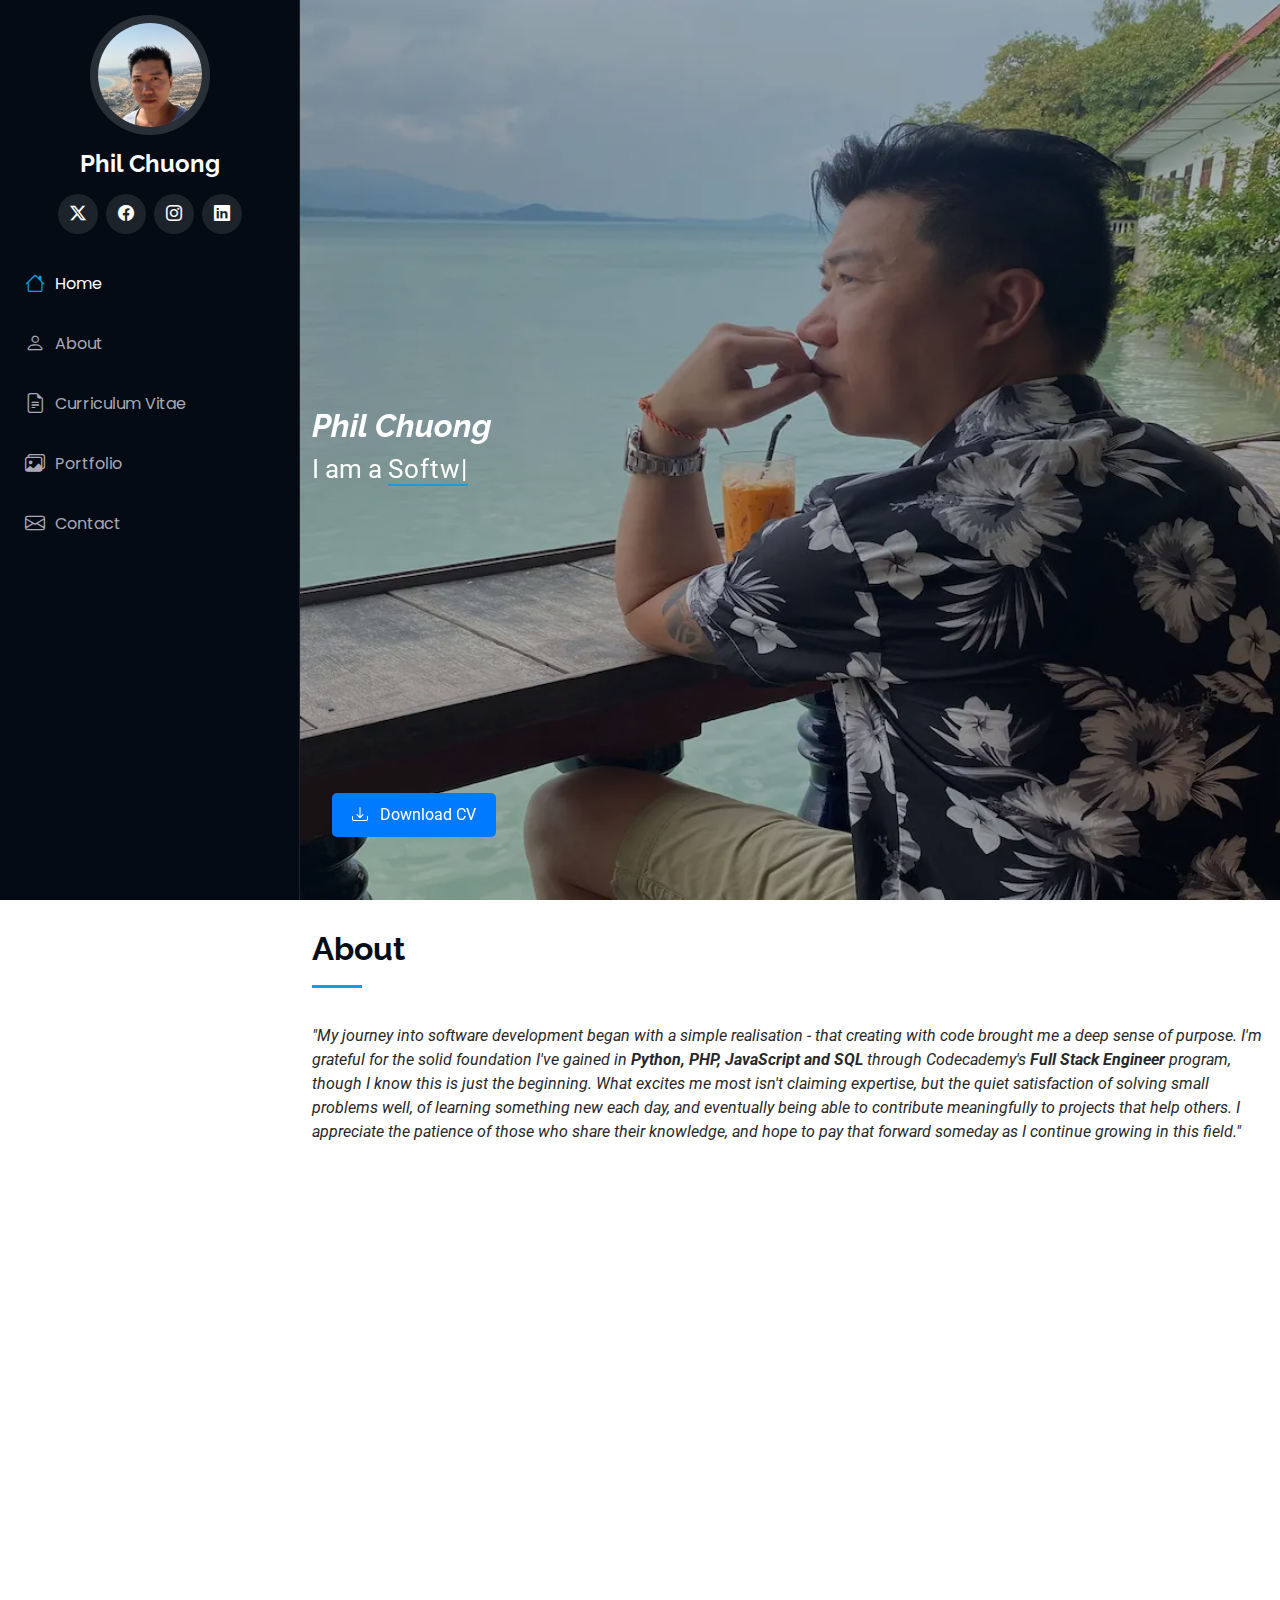
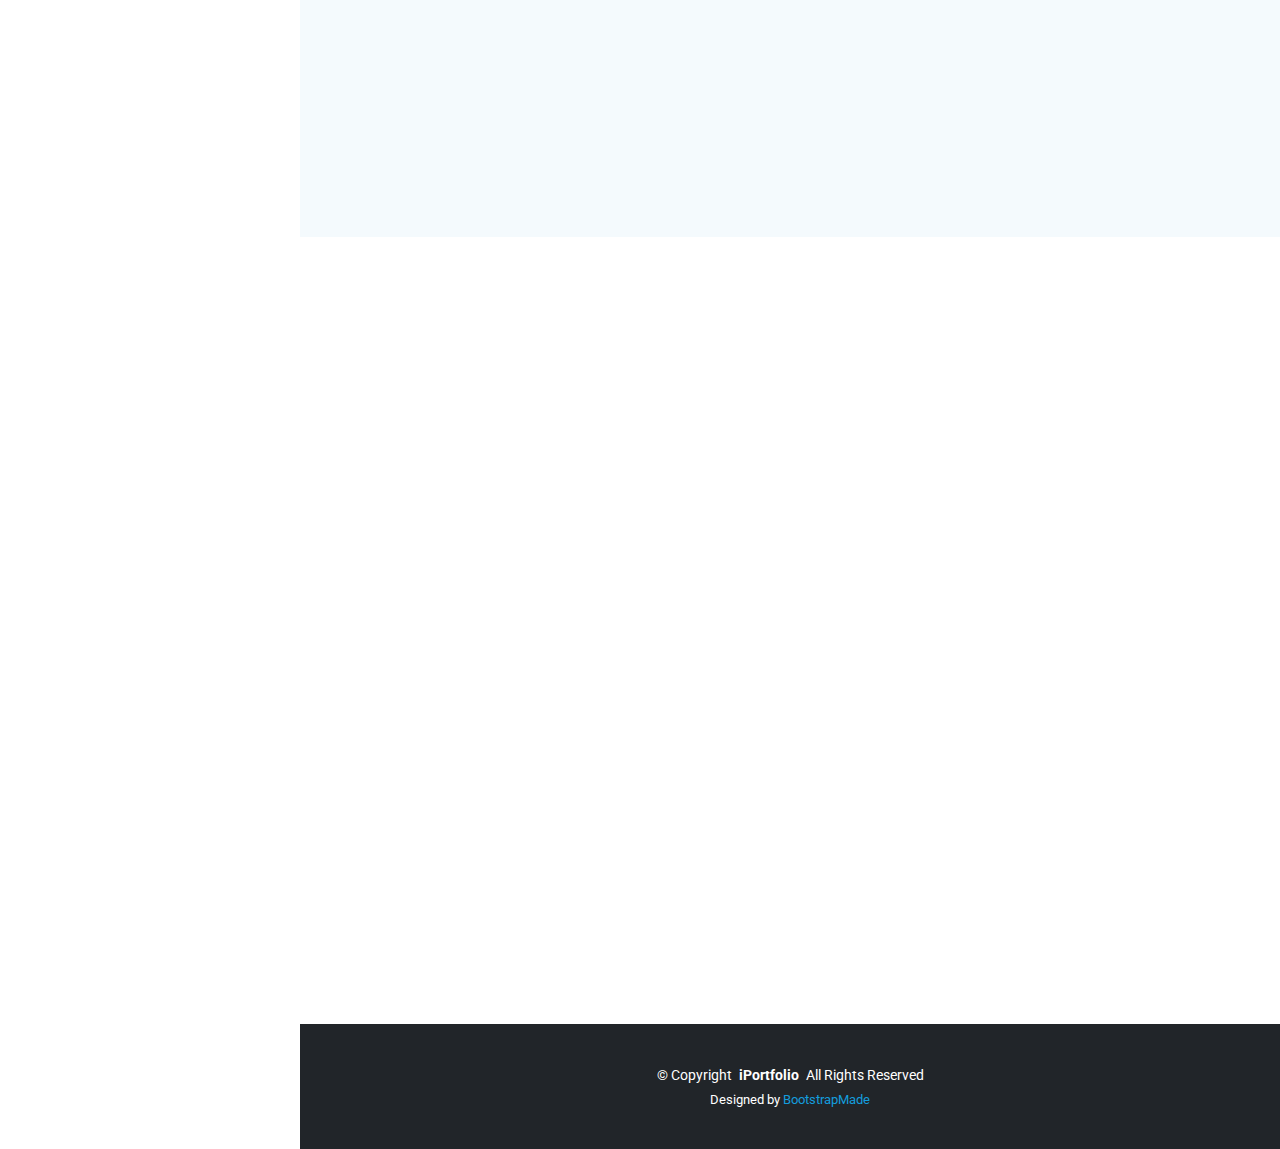
<file: index.html>
<!DOCTYPE html>
<html lang="en">

<head>
  <meta charset="utf-8">
  <meta content="width=device-width, initial-scale=1.0" name="viewport">
  <title>Personal portfolio - Phil Chuong</title>
  <meta content="Phil Chuong" name="description">
  <meta content="Phil Chuong" name="keywords">

  <!-- Favicons -->
  <link href="assets/img/favicon-32x32.png" rel="icon">
  <link href="assets/img/apple-touch-icon.png" rel="apple-touch-icon">
  <link rel="preload" as="image" href="assets/img/Thailand-2.webp" type="image/webp">

  <!-- Preconnect to Google Fonts -->
  <link rel="preconnect" href="https://fonts.googleapis.com">
  <link rel="preconnect" href="https://fonts.gstatic.com" crossorigin>

  <!-- Load Google Fonts asynchronously -->
  <link rel="stylesheet" href="https://fonts.googleapis.com/css2?family=Roboto&family=Poppins&family=Raleway&display=swap" media="print" onload="this.media='all'">
  <noscript>
    <link rel="stylesheet" href="https://fonts.googleapis.com/css2?family=Roboto&family=Poppins&family=Raleway&display=swap">
  </noscript>


  <!-- Vendor CSS Files -->
  <link href="assets/vendor/bootstrap/css/bootstrap.min.css" rel="stylesheet">
  
  <link href="assets/vendor/bootstrap-icons/bootstrap-icons.css" rel="stylesheet" media="print" onload="this.media='all'">
  <link href="assets/vendor/aos/aos.css" rel="stylesheet" media="print" onload="this.media='all'">
  <link href="assets/vendor/glightbox/css/glightbox.min.css" rel="stylesheet" media="print" onload="this.media='all'">
  <link href="assets/vendor/swiper/swiper-bundle.min.css" rel="stylesheet" media="print" onload="this.media='all'">

  <!-- Main CSS File -->
  <link href="assets/css/main.css" rel="stylesheet">

</head>

<body class="index-page">

  <header id="header" class="header dark-background d-flex flex-column">
    <i class="header-toggle d-xl-none bi bi-list"></i>

    <div class="profile-img">
      <img src="assets/img/Agadir.webp" alt="Phil Chuong profile photo" class="img-fluid rounded-circle" type="image/webp" width="300" height="300" loading="eager" fetchpriority="low">
    </div>

    <a href="index.html" class="logo d-flex align-items-center justify-content-center">
      <h1 class="sitename">Phil Chuong</h1>
    </a>

    <div class="social-links text-center">
      <a href="https://x.com/philchuong?s=11" target="_blank" class="twitter"><i class="bi bi-twitter-x" aria-label="Follow me on X"></i></a>
      <a href="https://www.facebook.com/share/18oZgPtVEM/?mibextid=wwXIfr" target="_blank" class="facebook"><i class="bi bi-facebook" aria-label="Follow me on Facebook"></i></a>
      <a href="https://www.instagram.com/phi_80?igsh=MTRnN2VjMmZuMTdlZQ%3D%3D&utm_source=qr" target="_blank" class="instagram"><i class="bi bi-instagram" aria-label="Follow me on Instagram"></i></a>
      <a href="https://www.linkedin.com/in/phil-chuong/" target="_blank" class="linkedin"><i class="bi bi-linkedin" aria-label="Follow me on Linledin"></i></a>
    </div>

    <nav id="navmenu" class="navmenu">
      <ul>
        <li><a href="#hero" class="active"><i class="bi bi-house navicon"></i>Home</a></li>
        <li><a href="#about"><i class="bi bi-person navicon"></i> About</a></li>
        <li><a href="#curriculumVitae"><i class="bi bi-file-earmark-text navicon"></i> Curriculum Vitae</a></li>
        <li><a href="#portfolio"><i class="bi bi-images navicon"></i> Portfolio</a></li>
        <li><a href="#contact"><i class="bi bi-envelope navicon"></i> Contact</a></li>
      </ul>
    </nav>

  </header>

  <main class="main">

    <!-- Hero Section -->
    <section id="hero" class="hero section dark-background">
      <picture>
        <!-- Serve smaller images for mobile, larger for desktop -->
        <source srcset="assets/img/Thailand-2-small.webp" media="(max-width: 600px)" type="image/webp">
        <source srcset="assets/img/Thailand-2-medium.webp" media="(max-width: 1024px)" type="image/webp">
        <img src="assets/img/Thailand-2.webp" width="800" height="600" alt="Phil Chuong in Thailand" loading="lazy">
      </picture>

      <div class="container">
        <h2><i>Phil Chuong</i></h2>
        <p>I am a <span class="typed" data-typed-items="Software Developer"></span></p>

        <div class="container mt-1">
          <a href="Phil-Chuong.pdf" download="Phil-Chuong.pdf" class="btn btn-primary btn-lg download-cv-button">
            <i class="bi bi-download me-2"></i> Download CV
          </a>
        </div>
      </div>
    </section>
    <!-- /Hero Section -->

    <!-- About Section -->
    <section id="about" class="about section">

      <!-- Section Title -->
      <div class="container section-title">
        <h2>About</h2>
        <p class="fst-italic py-3">
          "My journey into software development began with a simple realisation - that creating with code brought me a deep sense of purpose. I'm grateful for the solid foundation I've gained in <strong>Python, PHP, JavaScript and SQL</strong> through Codecademy's <strong>Full Stack Engineer</strong> program, though I know this is just the beginning. What excites me most isn't claiming expertise, but the quiet satisfaction of solving small problems well, of learning something new each day, and eventually being able to contribute meaningfully to projects that help others. I appreciate the patience of those who share their knowledge, and hope to pay that forward someday as I continue growing in this field."
        </p>
      </div><!-- End Section Title -->

      <div class="container" data-aos="fade-up" data-aos-delay="100">

        <div class="row gy-4 justify-content-center">
          <div class="col-lg-4">
            <img src="assets/img/Agadir-2.webp" loading="lazy" width="800" height="600" class="img-fluid" type="image/webp" alt="Phil Chuong in Thailand">
          </div>
          <div class="col-lg-8 content">
            <h2>Full-Stack Web Developer &amp; UI/UX Designer.</h2>
            <p class="fst-italic py-3">
              "With a foundation in full-stack development (Python, PHP, JavaScript) and UI/UX principles, I enjoy bridging the gap between functionality and human experience. My approach is shaped by continuous learning and collaboration – whether refining code for better performance or iterating on designs for clearer user journeys. While I’m proud of the skills I’ve gained through Codecademy’s program, what excites me most is the opportunity to contribute to meaningful projects while growing alongside more experienced developers."
            </p>
          </div>
        </div>

      </div>

    </section><!-- /About Section -->

    <!-- Stats Section -->
    <section id="techs" class="stats section">
      <div class="container" data-aos="fade-up" data-aos-delay="100">

        <div class="container section-title" data-aos="fade-up">
          <h2>Technical Proficiencies <h3>(Currently Expanding)</h3></h2>
          <p>
            Languages and frameworks I'm actively developing expertise in:</p>
        </div>

        <div class="techs-grid">
          <div class="techs-item">
            <img src="Icons/icons8-html-96.png" alt="HTML" loading="lazy" width="96" height="96" />
          </div>
          <div class="techs-item">
            <img src="Icons/icons8-css-96.png" alt="CSS" loading="lazy" width="96" height="96" />
          </div>
          <div class="techs-item">
            <img src="Icons/icons8-js-96.png" alt="JavaScript" loading="lazy" width="96" height="96" />
          </div>
          <div class="techs-item">
            <img src="Icons/icons8-react-80.png" alt="React.js" loading="lazy" width="96" height="96" />
          </div>
          <div class="techs-item">
            <img src="Icons/icons8-bootstrap-96.png" alt="BootStrap" loading="lazy" width="96" height="96" />
          </div>
          <div class="techs-item">
            <img src="Icons/icons8-jquery-96.png" alt="JQuery" loading="lazy" width="96" height="96" />
          </div>
          <div class="techs-item">
            <img src="Icons/icons8-node-js-96.png" alt="Node.js" loading="lazy" width="96" height="96" />
          </div>
          <div class="techs-item">
            <img src="Icons/icons8-express-js-80.png" alt="Express.js" loading="lazy" width="96" height="96" />
          </div>
          <div class="techs-item">
            <img src="Icons/icons8-python-96.png" alt="Python" loading="lazy" width="96" height="96" />
          </div>
          <div class="techs-item">
            <img src="Icons/icons8-postgresql-96.png" alt="PostgreSQL" loading="lazy" width="96" height="96" />
          </div>
          <div class="techs-item">
            <img src="Icons/icons8-php-80.png" alt="PHP" loading="lazy" width="96" height="96" />
          </div>
          <div class="techs-item">
            <img src="Icons/icons8-github-96 (1).png" alt="Git-Hub" loading="lazy" width="96" height="96" />
          </div>
        </div>
      </div>
    </section><!-- /techs Section -->

    <!-- Skills Section -->
    <!-- <section id="skills" class="skills section light-background">

      <div class="container section-title" data-aos="fade-up">
        <h2>Technical Skills</h2>
        <p>Core competencies with demonstrated proficiency across key technologies</p>
      </div>

      <div class="container" data-aos="fade-up" data-aos-delay="100">

        <div class="row skills-content skills-animation">

          <div class="col-lg-6">
            
            <div class="progress">
              <span class="skill">
                <span id="html-skill-label">HTML</span>
                <i class="val">95%</i>
              </span>
              <div class="progress-bar-wrap">
                <div class="progress-bar" role="progressbar" 
                     aria-valuenow="95" aria-valuemin="0" aria-valuemax="100"
                     aria-labelledby="html-skill-label"
                     aria-describedby="html-skill-percentage"></div>
              </div>
              <span id="html-skill-percentage" class="visually-hidden">95 percent</span>
            </div>

            <div class="progress">
              <span class="skill">
                <span id="css-skill-label">CSS</span>
                <i class="val">85%</i>
              </span>
              <div class="progress-bar-wrap">
                <div class="progress-bar" role="progressbar" 
                     aria-valuenow="85" aria-valuemin="0" aria-valuemax="100"
                     aria-labelledby="css-skill-label"
                     aria-describedby="css-skill-percentage"></div>
              </div>
              <span id="css-skill-percentage" class="visually-hidden">85 percent</span>
            </div>

            <div class="progress">
              <span class="skill">
                <span id="javascript-skill-label">JavaScript</span>
                <i class="val">85%</i>
              </span>
              <div class="progress-bar-wrap">
                <div class="progress-bar" role="progressbar" 
                     aria-valuenow="85" aria-valuemin="0" aria-valuemax="100"
                     aria-labelledby="javascript-skill-label"
                     aria-describedby="javascript-skill-percentage"></div>
              </div>
              <span id="javascript-skill-percentage" class="visually-hidden">85 percent</span>
            </div>
          </div>

          <div class="col-lg-6">
            
            <div class="progress">
              <span class="skill">
                <span id="php-skill-label">PHP</span>
                <i class="val">80%</i>
              </span>
              <div class="progress-bar-wrap">
                <div class="progress-bar" role="progressbar" 
                     aria-valuenow="80" aria-valuemin="0" aria-valuemax="100"
                     aria-labelledby="php-skill-label"
                     aria-describedby="php-skill-percentage"></div>
              </div>
              <span id="php-skill-percentage" class="visually-hidden">80 percent</span>
            </div>

            <div class="progress">
              <span class="skill">
                <span id="python-skill-label">Python</span>
                <i class="val">80%</i>
              </span>
              <div class="progress-bar-wrap">
                <div class="progress-bar" role="progressbar" 
                     aria-valuenow="80" aria-valuemin="0" aria-valuemax="100"
                     aria-labelledby="python-skill-label"
                     aria-describedby="python-skill-percentage"></div>
              </div>
              <span id="python-skill-percentage" class="visually-hidden">80 percent</span>
            </div>

            <div class="progress">
              <span class="skill">
                <span id="mysql-skill-label">MySQL</span>
                <i class="val">85%</i>
              </span>
              <div class="progress-bar-wrap">
                <div class="progress-bar" role="progressbar" 
                     aria-valuenow="85" aria-valuemin="0" aria-valuemax="100"
                     aria-labelledby="mysql-skill-label"
                     aria-describedby="mysql-skill-percentage"></div>
              </div>
              <span id="mysql-skill-percentage" class="visually-hidden">85 percent</span>
            </div>

            <div class="progress">
              <span class="skill">
                <span id="github-skill-label">GitHub</span>
                <i class="val">80%</i>
              </span>
              <div class="progress-bar-wrap">
                <div class="progress-bar" role="progressbar" 
                     aria-valuenow="80" aria-valuemin="0" aria-valuemax="100"
                     aria-labelledby="github-skill-label"
                     aria-describedby="github-skill-percentage"></div>
              </div>
              <span id="github-skill-percentage" class="visually-hidden">80 percent</span>
            </div>
          </div>

        </div>

      </div>

    </section> -->
    <!-- /Skills Section -->

    <!-- Resume Section -->
    <section id="curriculumVitae" class="curriculumVitae section">

      <!-- Section Title -->
      <div class="container section-title" data-aos="fade-up">
        <h2>Curriculum Vitae</h2>
      </div>
      <!-- End Section Title -->

      <div class="container">

        <div class="row">

          <div class="col-lg-6" data-aos="fade-up" data-aos-delay="100">
            <h3 class="curriculumVitae-title">Summary</h3>
            
            <div class="curriculumVitae-item pb-0">
              <h4>Phil Chuong</h4>
              <p><em>Former retail professional transitioning to tech through Codecademy's Full-Stack program. Passionate about building web solutions that solve real problems, with strong foundations in JavaScript, Python and database design.</em></p>
              <!--<ul>
                <li>London, UK</li>
                <li>Phone number</li>
                <li>Email</li>
              </ul> -->
            </div><!-- Edn Curriculum Vitae Item -->

            <h3 class="curriculumVitae-title">Education</h3>
            <div class="curriculumVitae-item">
              <h4>Full Stack Development</h4>
              <h5>2023 - 2025</h5>
              <p><em>Codecademy</em></p>
              <p>
                Completed Codecademy's immersive Full-Stack Engineering program with Professional certifications, gaining proficiency in:
                <br><strong>Front-end</strong> (HTML5, CSS3, JavaScript, React, jQuery, Bootstrap), 
                <br><strong>Back-end</strong> (Node.js, Express.js, Python, PHP), and 
                <br><strong>Databases</strong> (SQL, PostgreSQL). 
                Built full-cycle projects using Git/GitHub for version control, from responsive UI design to RESTful API development and database integration.              </p>
            </div><!-- Edn Curriculum Vitae Item -->

          </div>

          <div class="col-lg-6" data-aos="fade-up" data-aos-delay="200">
            <h3 class="curriculumVitae-title">Employment History</h3>
            <div class="curriculumVitae-item">
              <h4>Express Vending Ltd</h4>
              <h5>2019 - 2022</h5>
              <p><em>Hemel Hempstead, UK</em></p>
              <p>Field Merchandiser</p>
              <ul>
                <li>Managed stock levels and merchandising for express hubs and vending machines</li>
                <li>designing planogram layout for maximising sales opportunity</li>
                <li>Target sales KPIs while minimizing waste.</li>
                <li>Service and maintain vending machines and company vehicles.</li>
              </ul>
            </div><!-- Edn Curriculum Vitae Item -->

            <div class="curriculumVitae-item">
              <h4>Sainsbury's Local</h4>
              <h5>2015 - 2019</h5>
              <p><em>Barnet, UK</em></p>
              <p>Customer Trading Manager</p>
              <ul>
                <li>Managed store operations, team performance, and compliance with KPIs.</li>
                <li>Controlled inventory, payroll, and staff schedules using the Kronos system.</li>
                <li>Trained and mentored team members while ensuring excellent customer service.</li>
              </ul>
            </div>
            <!-- Edn Curriculum Vitae Item -->

          </div>

        </div>

      </div>

    </section><!-- /CurriculumVitae Section -->

    <!-- Portfolio Section -->
    <section id="portfolio" class="portfolio section light-background">

      <!-- Section Title -->
      <div class="container section-title" data-aos="fade-up">
        <h2>Portfolio</h2>
        <p>
          This collection showcases my full-stack capabilities across JavaScript (React, Node.js), Python, and PHP projects. Each application highlights different aspects of modern development - responsive front-ends with Bootstrap, RESTful API design, SQL database integration, and deployment workflows. I've included both Codecademy-guided projects and personal explorations to demonstrate my growing expertise.
        </p>
      </div><!-- End Section Title -->

      <div class="container">

        <div class="isotope-layout" data-default-filter="*" data-layout="masonry" data-sort="original-order">

          <div class="row gy-4 isotope-container" data-aos="fade-up" data-aos-delay="200">

            <div class="col-lg-4 col-md-6 portfolio-item isotope-item filter-Project">
              <div class="portfolio-content">
                <img src="assets/img/portfolio/company-directory/home.webp" class="img-fluid" type="image/webp" alt="Company Directory" width="500" height="700" loading="lazy">
                <div class="portfolio-info">
                  <h3 class="text-white">Company Directory</h3>
                  <!-- <a href="assets/img/portfolio/company-directory/home.jpg" title="" data-gallery="portfolio-gallery-app" class="glightbox preview-link"><i class="bi bi-zoom-in"></i></a> -->
                  <!-- <a href="portfolio-details.html" title="More Details" class="details-link"><i class="bi bi-link-45deg"></i></a> -->
                
                  <!-- Button trigger modal -->
                  <button type="button" class="btn btn-primary text-white preview-link" data-bs-toggle="modal" data-bs-target="#companyDirectoryModal">
                    OPEN
                  </button>
                      
                </div>
              </div>
            </div><!-- End Portfolio Item -->

            <div class="col-lg-4 col-md-6 portfolio-item isotope-item filter-Project">
              <div class="portfolio-content">
                <img src="assets/img/portfolio/gazetteer/home.webp" class="img-fluid" type="image/webp" alt="Gazetteer" width="500" height="700" loading="lazy">
                <div class="portfolio-info">
                  <h3 class="text-white">Gazetteer</h3>
                
                  <!-- Button trigger modal -->
                  <button type="button" class="btn btn-primary text-white preview-link" data-bs-toggle="modal" data-bs-target="#gazetteerModal">
                    OPEN
                  </button>
                
                </div>
              </div>
            </div><!-- End Portfolio Item -->

          </div><!-- End Portfolio Container -->

        </div>

      </div>

    </section><!-- /Portfolio Section -->

    <!--Project Modal -->
    <div class="modal fade" id="companyDirectoryModal" tabindex="-1" role="dialog" aria-labelledby="companyDirectoryModalTitle" aria-hidden="true">
      <div class="modal-dialog modal-dialog-centered modal-dialog-scrollable modal-md">
        <div class="modal-content shadow">
          <div class="modal-header bg-primary bg-gradient text-white">
            <h5 class="modal-title text-white" id="companyDirectoryModalTitle">Company Directory</h5>
            <button type="button" class="btn-close btn-close-white" data-bs-dismiss="modal" aria-label="Close">
            </button>
          </div>
          <div class="modal-body">
            <p>A dynamic employee management system designed to streamline workforce organization. This web application provides HR teams and managers with real-time access to employee records, department structures, and location-based data, enabling efficient workforce administration. The intuitive interface supports quick searches, filtering, and secure data management.</p>
  
            <div id="carouselCompanyDirectoryIndicators" class="carousel slide" data-bs-ride="carousel">
              <ol class="carousel-indicators">
                <li data-bs-target="#carouselCompanyDirectoryIndicators" data-bs-slide-to="0" class="active"></li>
                <li data-bs-target="#carouselCompanyDirectoryIndicators" data-bs-slide-to="1"></li>
                <li data-bs-target="#carouselCompanyDirectoryIndicators" data-bs-slide-to="2"></li>
                <li data-bs-target="#carouselCompanyDirectoryIndicators" data-bs-slide-to="3"></li>
                <li data-bs-target="#carouselCompanyDirectoryIndicators" data-bs-slide-to="4"></li>
              </ol>
              <div class="carousel-inner">
                <div class="carousel-item active">
                  <img src="assets/img/portfolio/company-directory/home.webp" class="d-block w-100" type="image/webp" alt="..." loading="lazy">
                </div>
                <div class="carousel-item">
                  <img src="assets/img/portfolio/company-directory/department.webp" class="d-block w-100" type="image/webp" alt="..." loading="lazy">
                </div>
                <div class="carousel-item">
                  <img src="assets/img/portfolio/company-directory/location.webp" class="d-block w-100" type="image/webp" alt="..." loading="lazy">
                </div>
                <div class="carousel-item">
                  <img src="assets/img/portfolio/company-directory/edit-modal.webp" class="d-block w-100" type="image/webp" alt="..." loading="lazy">
                </div>
                <div class="carousel-item">
                  <img src="assets/img/portfolio/company-directory/filter.webp" class="d-block w-100" type="image/webp" alt="..." loading="lazy">
                </div>
              </div>
              <a class="carousel-control-prev" href="#carouselCompanyDirectoryIndicators" role="button" data-bs-slide="prev">
                <span class="carousel-control-prev-icon" aria-hidden="true"></span>
              </a>
              <a class="carousel-control-next" href="#carouselCompanyDirectoryIndicators" role="button" data-bs-slide="next">
                <span class="carousel-control-next-icon" aria-hidden="true"></span>
              </a>
            </div>
            
            
            
            <br>
            <p><strong>Key Technologies:</strong><br> 

              <strong>Frontend:</strong> Bootstrap (responsive UI), jQuery (DOM manipulation), AJAX (real-time updates)<br>
              
              <strong>Backend:</strong> PHP (server-side logic), MySQL (database management)<br>
              
              <strong>Core Features:</strong> CRUD operations, dependency validation, live search/filter</p>
          </div>
          <div class="modal-footer">
            <button type="button" class="btn btn-primary btn-close-white"> <a href="https://philchuong.com/project2/" target="_blank" class="text-white">APP</a></button>
            <button type="button" class="btn btn-primary" data-bs-dismiss="modal">CLOSE</button>
          </div>
        </div>
      </div>
    </div>

    <div class="modal fade" id="gazetteerModal" tabindex="-1" role="dialog" aria-labelledby="gazetteerModalTitle" aria-hidden="true">
      <div class="modal-dialog modal-dialog-centered modal-dialog-scrollable modal-md">
        <div class="modal-content shadow">
          <div class="modal-header bg-primary bg-gradient text-white">
            <h5 class="modal-title text-white" id="gazetteerModalTitle">Gazetteer</h5>
            <button type="button" class="btn-close btn-close-white" data-bs-dismiss="modal" aria-label="Close">
            </button>
          </div>
          <div class="modal-body">
            <p>A web-based interactive mapping tool designed to enhance geographic exploration through an intuitive and visually engaging interface. Whether you're a traveler, educator, or geography enthusiast, this application provides real-time access to country details, landmarks, and cultural sites. Users can explore layered geographical data, interact with dynamic markers, and access contextual insights seamlessly. By integrating real-time APIs, Gazetteer delivers up-to-date geographical information while offering smooth user interactions through asynchronous data loading and filtering.</p>
                       
            <div id="carouselGazetteerIndicators" class="carousel slide" data-bs-ride="carousel">
              <ol class="carousel-indicators">
                <li data-bs-target="#carouselGazetteerIndicators" data-bs-slide-to="0" class="active"></li>
                <li data-bs-target="#carouselGazetteerIndicators" data-bs-slide-to="1"></li>
                <li data-bs-target="#carouselGazetteerIndicators" data-bs-slide-to="2"></li>
                <li data-bs-target="#carouselGazetteerIndicators" data-bs-slide-to="3"></li>
                <li data-bs-target="#carouselGazetteerIndicators" data-bs-slide-to="4"></li>
                <li data-bs-target="#carouselGazetteerIndicators" data-bs-slide-to="5"></li>
                <li data-bs-target="#carouselGazetteerIndicators" data-bs-slide-to="6"></li>
                <li data-bs-target="#carouselGazetteerIndicators" data-bs-slide-to="7"></li>
              </ol>
              <div class="carousel-inner">
                <div class="carousel-item active">
                  <img src="assets/img/portfolio/gazetteer/home.webp" class="d-block w-100" type="image/webp" alt="..." loading="lazy">
                </div>
                <div class="carousel-item">
                  <img src="assets/img/portfolio/gazetteer/weather.webp" class="d-block w-100" type="image/webp" alt="..." loading="lazy">
                </div>
                <div class="carousel-item">
                  <img src="assets/img/portfolio/gazetteer/currency.webp" class="d-block w-100" type="image/webp" alt="..." loading="lazy">
                </div>
                <div class="carousel-item">
                  <img src="assets/img/portfolio/gazetteer/information.webp" class="d-block w-100" type="image/webp" alt="..." loading="lazy">
                </div>
                <div class="carousel-item">
                  <img src="assets/img/portfolio/gazetteer/hoildays.webp" class="d-block w-100" type="image/webp" alt="..." loading="lazy">
                </div>
                <div class="carousel-item">
                  <img src="assets/img/portfolio/gazetteer/news.webp" class="d-block w-100" type="image/webp" alt="..." loading="lazy">
                </div>
                <div class="carousel-item">
                  <img src="assets/img/portfolio/gazetteer/overlay.webp" class="d-block w-100" type="image/webp" alt="..." loading="lazy">
                </div>
                <div class="carousel-item">
                  <img src="assets/img/portfolio/gazetteer/markers.webp" class="d-block w-100" type="image/webp" alt="..." loading="lazy">
                </div>
              </div>
              <a class="carousel-control-prev" href="#carouselGazetteerIndicators" role="button" data-bs-slide="prev">
                <span class="carousel-control-prev-icon" aria-hidden="true"></span>
              </a>
              <a class="carousel-control-next" href="#carouselGazetteerIndicators" role="button" data-bs-slide="next">
                <span class="carousel-control-next-icon" aria-hidden="true"></span>
              </a>
            </div>
            
            
            
            <br>
            <p>
              <strong>Key Technologies:</strong><br> 

              <strong>Frontend:</strong> JavaScript, Leaflet.js (interactive maps), Bootstrap (responsive design)<br>
              
              <strong>Data Integration:</strong> RESTful APIs for real-time geographical data<br>

              <strong>UX & Interactivity:</strong>  jQuery, AJAX (asynchronous data fetching), dynamic filtering<br>
              
              <strong>Map Enhancements:</strong> Leaflet ExtraMarkers, Marker Clustering, EasyButton for UI controls
            </p>

          </div>
          <div class="modal-footer">
            <button type="button" class="btn btn-primary btn-close-white"> <a href="https://philchuong.com/project1/" target="_blank" class="text-white">APP</a></button>
            <button type="button" class="btn btn-primary" data-bs-dismiss="modal">CLOSE</button>
          </div>
        </div>
      </div>
    </div>

    <!-- Contact Section -->
    <section id="contact" class="contact section">

      <!-- Section Title -->
      <div class="container section-title" data-aos="fade-up">
        <h2>Get in Touch</h2>
        <p>Let's connect! Whether you have a project opportunity, collaboration idea, or just want to discuss tech, I'd love to hear from you. Reach out via the form below or through my direct contact details.</p>
      </div><!-- End Section Title -->

      <div class="container" data-aos="fade-up" data-aos-delay="100">

        <div class="row gy-4">

          <div class="col-lg-7">
            <form action="forms/contactForm.php" method="post" class="php-email-form" data-aos="fade-up" data-aos-delay="200">
                <div class="row gy-4">
                    <div class="col-md-6">
                        <label for="fullname" class="pb-2">Your Name</label>
                        <input type="text" name="full_name" id="fullname" class="form-control" required>
                    </div>
        
                    <div class="col-md-6">
                        <label for="email" class="pb-2">Your Email</label>
                        <input type="email" class="form-control" name="email" id="email" required>
                    </div>
        
                    <div class="col-md-12">
                        <label for="subject" class="pb-2">Subject</label>
                        <input type="text" class="form-control" name="subject" id="subject" required>
                    </div>
        
                    <div class="col-md-12">
                        <label for="message" class="pb-2">Message</label>
                        <textarea class="form-control" name="message" rows="10" id="message" required></textarea>
                    </div>
        
                    <div class="col-md-12 text-center">
                        <div class="loading">Loading</div>
                        <div class="error-message"></div>
                        <div class="sent-message">Your message has been sent. Thank you!</div>
        
                        <button type="submit" name="submitContact">Send Message</button>
                    </div>
                </div>
            </form>
          </div><!-- End Contact Form -->

        </div>

      </div>

    </section><!-- /Contact Section -->

  </main>

  <footer id="footer" class="footer position-relative bg-dark text-white">

    <div class="container">
      <div class="copyright text-center ">
        <p>© <span>Copyright</span> <strong class="px-1 sitename">iPortfolio</strong> <span>All Rights Reserved</span></p>
      </div>
      <div class="credits">
        <!-- All the links in the footer should remain intact. -->
        <!-- You can delete the links only if you've purchased the pro version. -->
        <!-- Licensing information: https://bootstrapmade.com/license/ -->
        <!-- Purchase the pro version with working PHP/AJAX contact form: [buy-url] -->
        Designed by <a href="https://bootstrapmade.com/">BootstrapMade</a>
      </div>
    </div>

  </footer>

  <!-- Scroll Top -->
  <a href="#" id="scroll-top" class="scroll-top d-flex align-items-center justify-content-center"><i class="bi bi-arrow-up-short"></i></a>

  <!-- Preloader -->
  <div id="preloader"></div>

  <!-- Vendor JS Files -->
   <!-- Load Bootstrap JS at the end of <body> -->
  <script src="assets/vendor/bootstrap/js/bootstrap.bundle.min.js"></script>
  <!-- Include jQuery -->
  <script src="https://code.jquery.com/jquery-3.6.0.min.js"></script>
  <script src="assets/js/contact-form.js"></script>
  <!-- <script src="assets/vendor/php-email-form/validate.js"></script> -->
   
  <script src="assets/vendor/aos/aos.js"></script>
  <script src="assets/vendor/typed/typed.umd.js"></script>
  <script src="assets/vendor/purecounter/purecounter_vanilla.js"></script>
  <script src="assets/vendor/waypoints/noframework.waypoints.js"></script>
  <script src="assets/vendor/glightbox/js/glightbox.min.js"></script>
 	<script src="assets/vendor/imagesloaded/imagesloaded.pkgd.min.js"></script>
  <script src="assets/vendor/isotope-layout/isotope.pkgd.min.js"></script>
  <script src="assets/vendor/swiper/swiper-bundle.min.js" defer></script>

  <!-- Main JS File -->
  <script defer src="assets/js/main.js"></script>
  
  <!-- Ensure AOS doesn't block rendering -->
  <script>
    window.onload = function() {
      document.querySelectorAll("link[media='print']").forEach(link => link.media = "all");
    };
  </script>

</body>

</html>
</file>
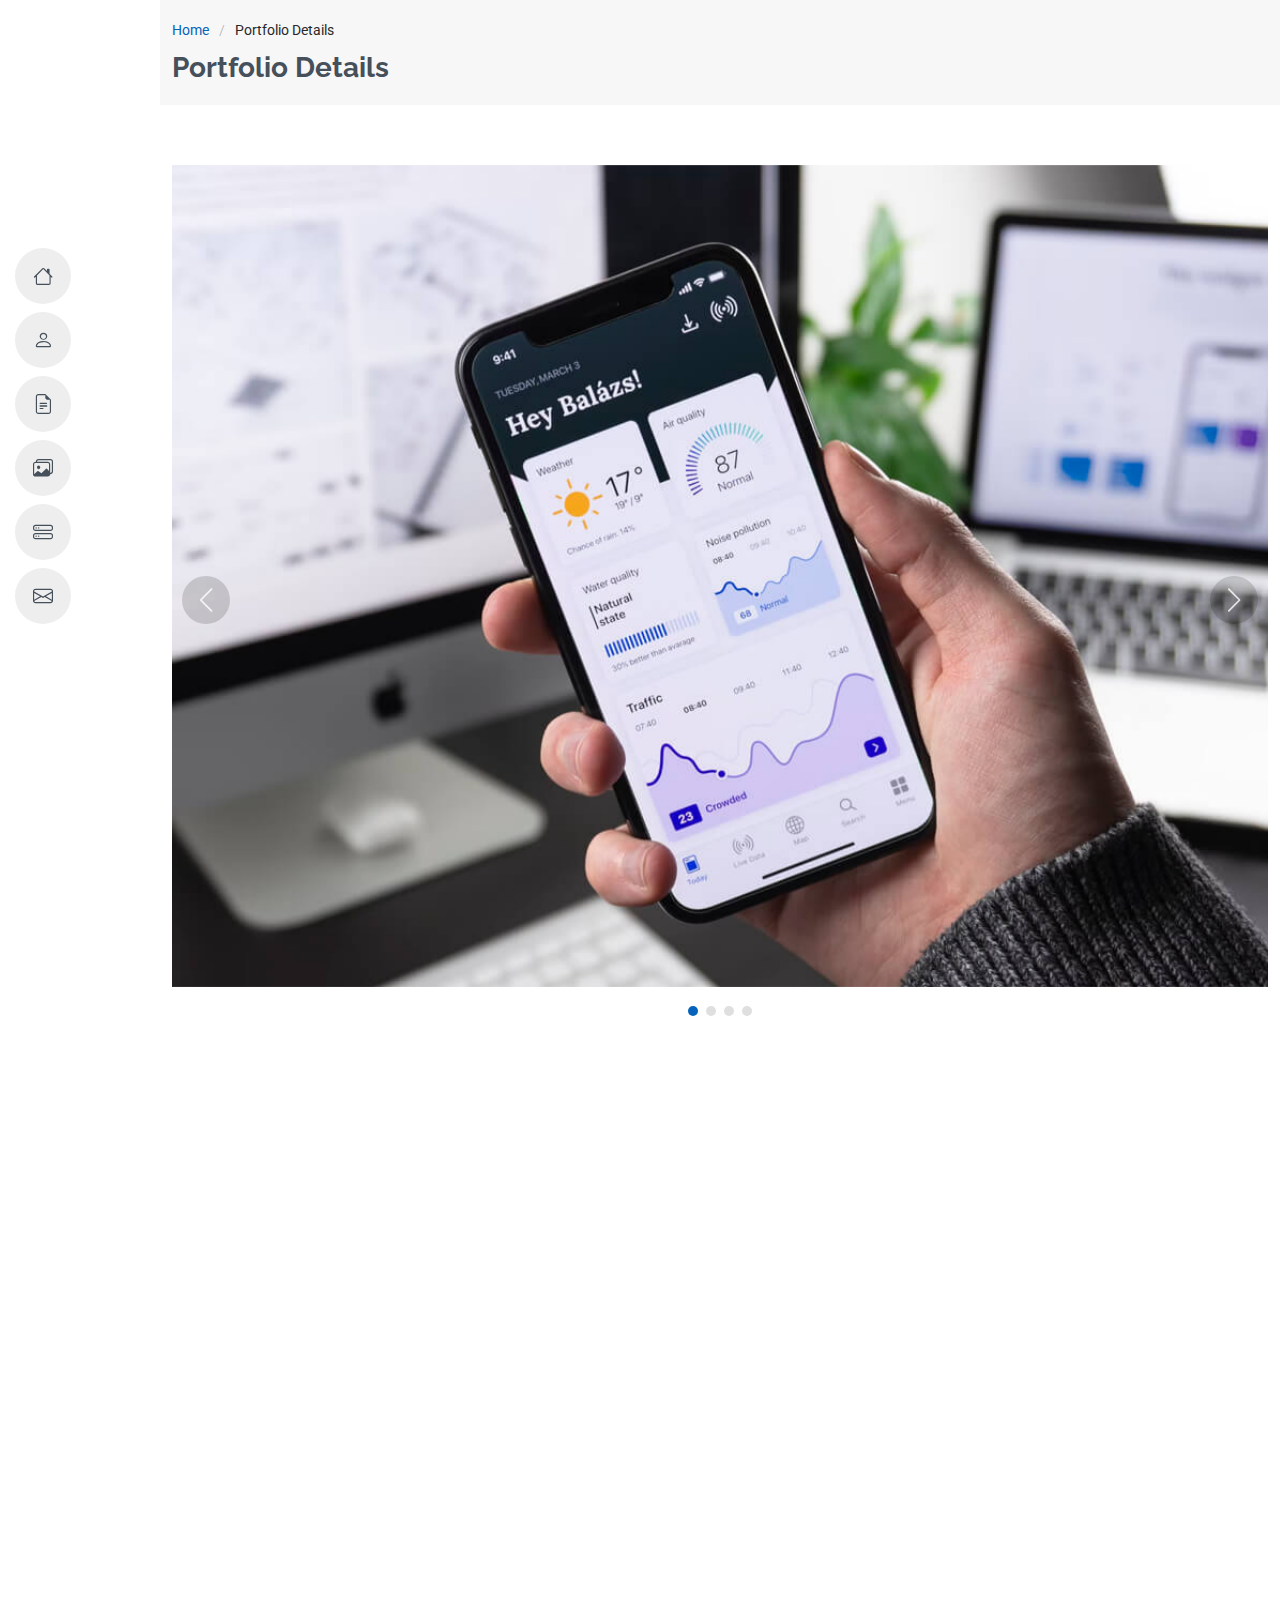
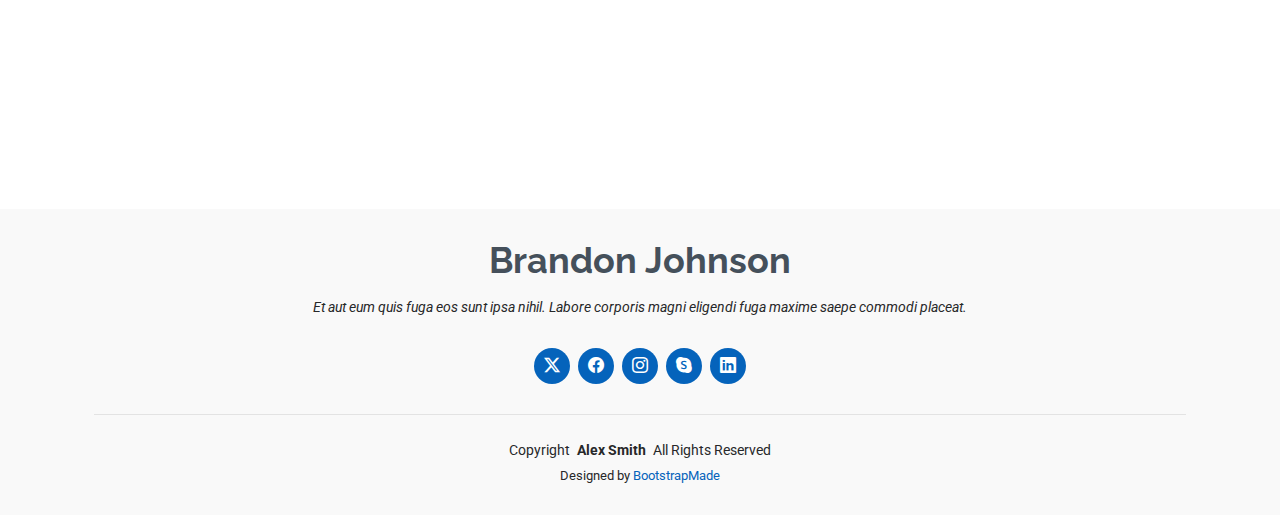
<file: MyResume/portfolio-details.html>
<!DOCTYPE html>
<html lang="en">

<head>
  <meta charset="utf-8">
  <meta content="width=device-width, initial-scale=1.0" name="viewport">
  <title>Portfolio Details - MyResume Bootstrap Template</title>
  <meta content="" name="description">
  <meta content="" name="keywords">

  <!-- Favicons -->
  <link href="assets/img/favicon.png" rel="icon">
  <link href="assets/img/apple-touch-icon.png" rel="apple-touch-icon">

  <!-- Fonts -->
  <link href="https://fonts.googleapis.com" rel="preconnect">
  <link href="https://fonts.gstatic.com" rel="preconnect" crossorigin>
  <link href="https://fonts.googleapis.com/css2?family=Roboto:ital,wght@0,100;0,300;0,400;0,500;0,700;0,900;1,100;1,300;1,400;1,500;1,700;1,900&family=Poppins:ital,wght@0,100;0,200;0,300;0,400;0,500;0,600;0,700;0,800;0,900;1,100;1,200;1,300;1,400;1,500;1,600;1,700;1,800;1,900&family=Raleway:ital,wght@0,100;0,200;0,300;0,400;0,500;0,600;0,700;0,800;0,900;1,100;1,200;1,300;1,400;1,500;1,600;1,700;1,800;1,900&display=swap" rel="stylesheet">

  <!-- Vendor CSS Files -->
  <link href="assets/vendor/bootstrap/css/bootstrap.min.css" rel="stylesheet">
  <link href="assets/vendor/bootstrap-icons/bootstrap-icons.css" rel="stylesheet">
  <link href="assets/vendor/aos/aos.css" rel="stylesheet">
  <link href="assets/vendor/glightbox/css/glightbox.min.css" rel="stylesheet">
  <link href="assets/vendor/swiper/swiper-bundle.min.css" rel="stylesheet">

  <!-- Main CSS File -->
  <link href="assets/css/main.css" rel="stylesheet">

  <!-- =======================================================
  * Template Name: MyResume
  * Template URL: https://bootstrapmade.com/free-html-bootstrap-template-my-resume/
  * Updated: Jun 29 2024 with Bootstrap v5.3.3
  * Author: BootstrapMade.com
  * License: https://bootstrapmade.com/license/
  ======================================================== -->
</head>

<body class="portfolio-details-page">

  <header id="header" class="header d-flex flex-column justify-content-center">

    <i class="header-toggle d-xl-none bi bi-list"></i>

    <nav id="navmenu" class="navmenu">
      <ul>
        <li><a href="#hero"><i class="bi bi-house navicon"></i><span>Home</span></a></li>
        <li><a href="#about"><i class="bi bi-person navicon"></i><span>About</span></a></li>
        <li><a href="#resume"><i class="bi bi-file-earmark-text navicon"></i><span>Resume</span></a></li>
        <li><a href="#portfolio"><i class="bi bi-images navicon"></i><span>Portfolio</span></a></li>
        <li><a href="#services"><i class="bi bi-hdd-stack navicon"></i><span>Services</span></a></li>
        <li><a href="#contact"><i class="bi bi-envelope navicon"></i><span>Contact</span></a></li>
      </ul>
    </nav>

  </header>

  <main class="main">

    <!-- Page Title -->
    <div class="page-title" data-aos="fade">
      <div class="container">
        <nav class="breadcrumbs">
          <ol>
            <li><a href="index.html">Home</a></li>
            <li class="current">Portfolio Details</li>
          </ol>
        </nav>
        <h1>Portfolio Details</h1>
      </div>
    </div><!-- End Page Title -->

    <!-- Portfolio Details Section -->
    <section id="portfolio-details" class="portfolio-details section">

      <div class="container" data-aos="fade-up">

        <div class="portfolio-details-slider swiper init-swiper">
          <script type="application/json" class="swiper-config">
            {
              "loop": true,
              "speed": 600,
              "autoplay": {
                "delay": 5000
              },
              "slidesPerView": "auto",
              "navigation": {
                "nextEl": ".swiper-button-next",
                "prevEl": ".swiper-button-prev"
              },
              "pagination": {
                "el": ".swiper-pagination",
                "type": "bullets",
                "clickable": true
              }
            }
          </script>
          <div class="swiper-wrapper align-items-center">

            <div class="swiper-slide">
              <img src="assets/img/portfolio/app-1.jpg" alt="">
            </div>

            <div class="swiper-slide">
              <img src="assets/img/portfolio/product-1.jpg" alt="">
            </div>

            <div class="swiper-slide">
              <img src="assets/img/portfolio/branding-1.jpg" alt="">
            </div>

            <div class="swiper-slide">
              <img src="assets/img/portfolio/books-1.jpg" alt="">
            </div>

          </div>
          <div class="swiper-button-prev"></div>
          <div class="swiper-button-next"></div>
          <div class="swiper-pagination"></div>
        </div>

        <div class="row justify-content-between gy-4 mt-4">

          <div class="col-lg-8" data-aos="fade-up">
            <div class="portfolio-description">
              <h2>This is an example of portfolio details</h2>
              <p>
                Autem ipsum nam porro corporis rerum. Quis eos dolorem eos itaque inventore commodi labore quia quia. Exercitationem repudiandae officiis neque suscipit non officia eaque itaque enim. Voluptatem officia accusantium nesciunt est omnis tempora consectetur dignissimos. Sequi nulla at esse enim cum deserunt eius.
              </p>
              <p>
                Amet consequatur qui dolore veniam voluptatem voluptatem sit. Non aspernatur atque natus ut cum nam et. Praesentium error dolores rerum minus sequi quia veritatis eum. Eos et doloribus doloremque nesciunt molestiae laboriosam.
              </p>

              <div class="testimonial-item">
                <p>
                  <i class="bi bi-quote quote-icon-left"></i>
                  <span>Export tempor illum tamen malis malis eram quae irure esse labore quem cillum quid cillum eram malis quorum velit fore eram velit sunt aliqua noster fugiat irure amet legam anim culpa.</span>
                  <i class="bi bi-quote quote-icon-right"></i>
                </p>
                <div>
                  <img src="assets/img/testimonials/testimonials-2.jpg" class="testimonial-img" alt="">
                  <h3>Sara Wilsson</h3>
                  <h4>Designer</h4>
                </div>
              </div>

              <p>
                Impedit ipsum quae et aliquid doloribus et voluptatem quasi. Perspiciatis occaecati earum et magnam animi. Quibusdam non qui ea vitae suscipit vitae sunt. Repudiandae incidunt cumque minus deserunt assumenda tempore. Delectus voluptas necessitatibus est.
              </p>

              <p>
                Sunt voluptatum sapiente facilis quo odio aut ipsum repellat debitis. Molestiae et autem libero. Explicabo et quod necessitatibus similique quis dolor eum. Numquam eaque praesentium rem et qui nesciunt.
              </p>

            </div>
          </div>

          <div class="col-lg-3" data-aos="fade-up" data-aos-delay="100">
            <div class="portfolio-info">
              <h3>Project information</h3>
              <ul>
                <li><strong>Category</strong> Web design</li>
                <li><strong>Client</strong> ASU Company</li>
                <li><strong>Project date</strong> 01 March, 2020</li>
                <li><strong>Project URL</strong> <a href="#">www.example.com</a></li>
                <li><a href="#" class="btn-visit align-self-start">Visit Website</a></li>
              </ul>
            </div>
          </div>

        </div>

      </div>

    </section><!-- /Portfolio Details Section -->

  </main>

  <footer id="footer" class="footer position-relative light-background">
    <div class="container">
      <h3 class="sitename">Brandon Johnson</h3>
      <p>Et aut eum quis fuga eos sunt ipsa nihil. Labore corporis magni eligendi fuga maxime saepe commodi placeat.</p>
      <div class="social-links d-flex justify-content-center">
        <a href=""><i class="bi bi-twitter-x"></i></a>
        <a href=""><i class="bi bi-facebook"></i></a>
        <a href=""><i class="bi bi-instagram"></i></a>
        <a href=""><i class="bi bi-skype"></i></a>
        <a href=""><i class="bi bi-linkedin"></i></a>
      </div>
      <div class="container">
        <div class="copyright">
          <span>Copyright</span> <strong class="px-1 sitename">Alex Smith</strong> <span>All Rights Reserved</span>
        </div>
        <div class="credits">
          <!-- All the links in the footer should remain intact. -->
          <!-- You can delete the links only if you've purchased the pro version. -->
          <!-- Licensing information: https://bootstrapmade.com/license/ -->
          <!-- Purchase the pro version with working PHP/AJAX contact form: [buy-url] -->
          Designed by <a href="https://bootstrapmade.com/">BootstrapMade</a>
        </div>
      </div>
    </div>
  </footer>

  <!-- Scroll Top -->
  <a href="#" id="scroll-top" class="scroll-top d-flex align-items-center justify-content-center"><i class="bi bi-arrow-up-short"></i></a>

  <!-- Preloader -->
  <div id="preloader"></div>

  <!-- Vendor JS Files -->
  <script src="assets/vendor/bootstrap/js/bootstrap.bundle.min.js"></script>
  <script src="assets/vendor/php-email-form/validate.js"></script>
  <script src="assets/vendor/aos/aos.js"></script>
  <script src="assets/vendor/typed.js/typed.umd.js"></script>
  <script src="assets/vendor/purecounter/purecounter_vanilla.js"></script>
  <script src="assets/vendor/waypoints/noframework.waypoints.js"></script>
  <script src="assets/vendor/glightbox/js/glightbox.min.js"></script>
  <script src="assets/vendor/imagesloaded/imagesloaded.pkgd.min.js"></script>
  <script src="assets/vendor/isotope-layout/isotope.pkgd.min.js"></script>
  <script src="assets/vendor/swiper/swiper-bundle.min.js"></script>

  <!-- Main JS File -->
  <script src="assets/js/main.js"></script>

</body>

</html>
</file>
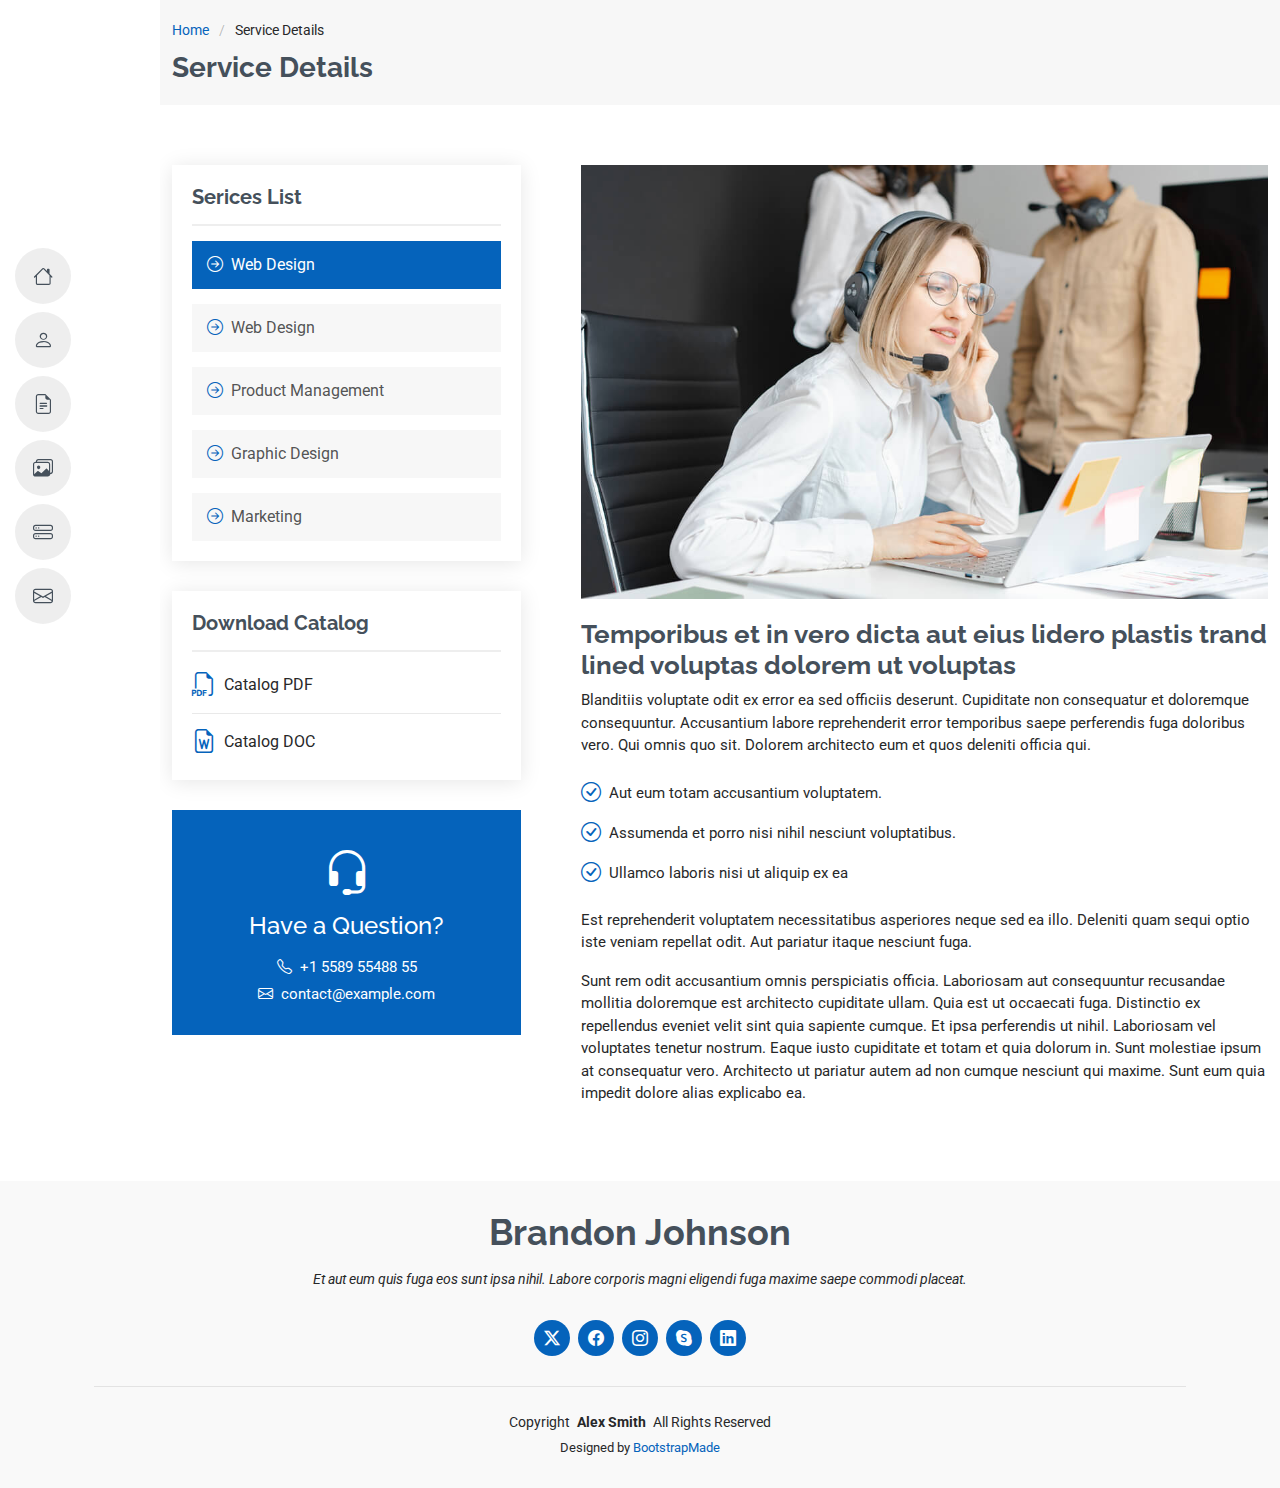
<file: MyResume/service-details.html>
<!DOCTYPE html>
<html lang="en">

<head>
  <meta charset="utf-8">
  <meta content="width=device-width, initial-scale=1.0" name="viewport">
  <title>Service Details - MyResume Bootstrap Template</title>
  <meta content="" name="description">
  <meta content="" name="keywords">

  <!-- Favicons -->
  <link href="assets/img/favicon.png" rel="icon">
  <link href="assets/img/apple-touch-icon.png" rel="apple-touch-icon">

  <!-- Fonts -->
  <link href="https://fonts.googleapis.com" rel="preconnect">
  <link href="https://fonts.gstatic.com" rel="preconnect" crossorigin>
  <link href="https://fonts.googleapis.com/css2?family=Roboto:ital,wght@0,100;0,300;0,400;0,500;0,700;0,900;1,100;1,300;1,400;1,500;1,700;1,900&family=Poppins:ital,wght@0,100;0,200;0,300;0,400;0,500;0,600;0,700;0,800;0,900;1,100;1,200;1,300;1,400;1,500;1,600;1,700;1,800;1,900&family=Raleway:ital,wght@0,100;0,200;0,300;0,400;0,500;0,600;0,700;0,800;0,900;1,100;1,200;1,300;1,400;1,500;1,600;1,700;1,800;1,900&display=swap" rel="stylesheet">

  <!-- Vendor CSS Files -->
  <link href="assets/vendor/bootstrap/css/bootstrap.min.css" rel="stylesheet">
  <link href="assets/vendor/bootstrap-icons/bootstrap-icons.css" rel="stylesheet">
  <link href="assets/vendor/aos/aos.css" rel="stylesheet">
  <link href="assets/vendor/glightbox/css/glightbox.min.css" rel="stylesheet">
  <link href="assets/vendor/swiper/swiper-bundle.min.css" rel="stylesheet">

  <!-- Main CSS File -->
  <link href="assets/css/main.css" rel="stylesheet">

  <!-- =======================================================
  * Template Name: MyResume
  * Template URL: https://bootstrapmade.com/free-html-bootstrap-template-my-resume/
  * Updated: Jun 29 2024 with Bootstrap v5.3.3
  * Author: BootstrapMade.com
  * License: https://bootstrapmade.com/license/
  ======================================================== -->
</head>

<body class="service-details-page">

  <header id="header" class="header d-flex flex-column justify-content-center">

    <i class="header-toggle d-xl-none bi bi-list"></i>

    <nav id="navmenu" class="navmenu">
      <ul>
        <li><a href="#hero"><i class="bi bi-house navicon"></i><span>Home</span></a></li>
        <li><a href="#about"><i class="bi bi-person navicon"></i><span>About</span></a></li>
        <li><a href="#resume"><i class="bi bi-file-earmark-text navicon"></i><span>Resume</span></a></li>
        <li><a href="#portfolio"><i class="bi bi-images navicon"></i><span>Portfolio</span></a></li>
        <li><a href="#services"><i class="bi bi-hdd-stack navicon"></i><span>Services</span></a></li>
        <li><a href="#contact"><i class="bi bi-envelope navicon"></i><span>Contact</span></a></li>
      </ul>
    </nav>

  </header>

  <main class="main">

    <!-- Page Title -->
    <div class="page-title" data-aos="fade">
      <div class="container">
        <nav class="breadcrumbs">
          <ol>
            <li><a href="index.html">Home</a></li>
            <li class="current">Service Details</li>
          </ol>
        </nav>
        <h1>Service Details</h1>
      </div>
    </div><!-- End Page Title -->

    <!-- Service Details Section -->
    <section id="service-details" class="service-details section">

      <div class="container">

        <div class="row gy-5">

          <div class="col-lg-4" data-aos="fade-up" data-aos-delay="100">

            <div class="service-box">
              <h4>Serices List</h4>
              <div class="services-list">
                <a href="#" class="active"><i class="bi bi-arrow-right-circle"></i><span>Web Design</span></a>
                <a href="#"><i class="bi bi-arrow-right-circle"></i><span>Web Design</span></a>
                <a href="#"><i class="bi bi-arrow-right-circle"></i><span>Product Management</span></a>
                <a href="#"><i class="bi bi-arrow-right-circle"></i><span>Graphic Design</span></a>
                <a href="#"><i class="bi bi-arrow-right-circle"></i><span>Marketing</span></a>
              </div>
            </div><!-- End Services List -->

            <div class="service-box">
              <h4>Download Catalog</h4>
              <div class="download-catalog">
                <a href="#"><i class="bi bi-filetype-pdf"></i><span>Catalog PDF</span></a>
                <a href="#"><i class="bi bi-file-earmark-word"></i><span>Catalog DOC</span></a>
              </div>
            </div><!-- End Services List -->

            <div class="help-box d-flex flex-column justify-content-center align-items-center">
              <i class="bi bi-headset help-icon"></i>
              <h4>Have a Question?</h4>
              <p class="d-flex align-items-center mt-2 mb-0"><i class="bi bi-telephone me-2"></i> <span>+1 5589 55488 55</span></p>
              <p class="d-flex align-items-center mt-1 mb-0"><i class="bi bi-envelope me-2"></i> <a href="mailto:contact@example.com">contact@example.com</a></p>
            </div>

          </div>

          <div class="col-lg-8 ps-lg-5" data-aos="fade-up" data-aos-delay="200">
            <img src="assets/img/services.jpg" alt="" class="img-fluid services-img">
            <h3>Temporibus et in vero dicta aut eius lidero plastis trand lined voluptas dolorem ut voluptas</h3>
            <p>
              Blanditiis voluptate odit ex error ea sed officiis deserunt. Cupiditate non consequatur et doloremque consequuntur. Accusantium labore reprehenderit error temporibus saepe perferendis fuga doloribus vero. Qui omnis quo sit. Dolorem architecto eum et quos deleniti officia qui.
            </p>
            <ul>
              <li><i class="bi bi-check-circle"></i> <span>Aut eum totam accusantium voluptatem.</span></li>
              <li><i class="bi bi-check-circle"></i> <span>Assumenda et porro nisi nihil nesciunt voluptatibus.</span></li>
              <li><i class="bi bi-check-circle"></i> <span>Ullamco laboris nisi ut aliquip ex ea</span></li>
            </ul>
            <p>
              Est reprehenderit voluptatem necessitatibus asperiores neque sed ea illo. Deleniti quam sequi optio iste veniam repellat odit. Aut pariatur itaque nesciunt fuga.
            </p>
            <p>
              Sunt rem odit accusantium omnis perspiciatis officia. Laboriosam aut consequuntur recusandae mollitia doloremque est architecto cupiditate ullam. Quia est ut occaecati fuga. Distinctio ex repellendus eveniet velit sint quia sapiente cumque. Et ipsa perferendis ut nihil. Laboriosam vel voluptates tenetur nostrum. Eaque iusto cupiditate et totam et quia dolorum in. Sunt molestiae ipsum at consequatur vero. Architecto ut pariatur autem ad non cumque nesciunt qui maxime. Sunt eum quia impedit dolore alias explicabo ea.
            </p>
          </div>

        </div>

      </div>

    </section><!-- /Service Details Section -->

  </main>

  <footer id="footer" class="footer position-relative light-background">
    <div class="container">
      <h3 class="sitename">Brandon Johnson</h3>
      <p>Et aut eum quis fuga eos sunt ipsa nihil. Labore corporis magni eligendi fuga maxime saepe commodi placeat.</p>
      <div class="social-links d-flex justify-content-center">
        <a href=""><i class="bi bi-twitter-x"></i></a>
        <a href=""><i class="bi bi-facebook"></i></a>
        <a href=""><i class="bi bi-instagram"></i></a>
        <a href=""><i class="bi bi-skype"></i></a>
        <a href=""><i class="bi bi-linkedin"></i></a>
      </div>
      <div class="container">
        <div class="copyright">
          <span>Copyright</span> <strong class="px-1 sitename">Alex Smith</strong> <span>All Rights Reserved</span>
        </div>
        <div class="credits">
          <!-- All the links in the footer should remain intact. -->
          <!-- You can delete the links only if you've purchased the pro version. -->
          <!-- Licensing information: https://bootstrapmade.com/license/ -->
          <!-- Purchase the pro version with working PHP/AJAX contact form: [buy-url] -->
          Designed by <a href="https://bootstrapmade.com/">BootstrapMade</a>
        </div>
      </div>
    </div>
  </footer>

  <!-- Scroll Top -->
  <a href="#" id="scroll-top" class="scroll-top d-flex align-items-center justify-content-center"><i class="bi bi-arrow-up-short"></i></a>

  <!-- Preloader -->
  <div id="preloader"></div>

  <!-- Vendor JS Files -->
  <script src="assets/vendor/bootstrap/js/bootstrap.bundle.min.js"></script>
  <script src="assets/vendor/php-email-form/validate.js"></script>
  <script src="assets/vendor/aos/aos.js"></script>
  <script src="assets/vendor/typed.js/typed.umd.js"></script>
  <script src="assets/vendor/purecounter/purecounter_vanilla.js"></script>
  <script src="assets/vendor/waypoints/noframework.waypoints.js"></script>
  <script src="assets/vendor/glightbox/js/glightbox.min.js"></script>
  <script src="assets/vendor/imagesloaded/imagesloaded.pkgd.min.js"></script>
  <script src="assets/vendor/isotope-layout/isotope.pkgd.min.js"></script>
  <script src="assets/vendor/swiper/swiper-bundle.min.js"></script>

  <!-- Main JS File -->
  <script src="assets/js/main.js"></script>

</body>

</html>
</file>
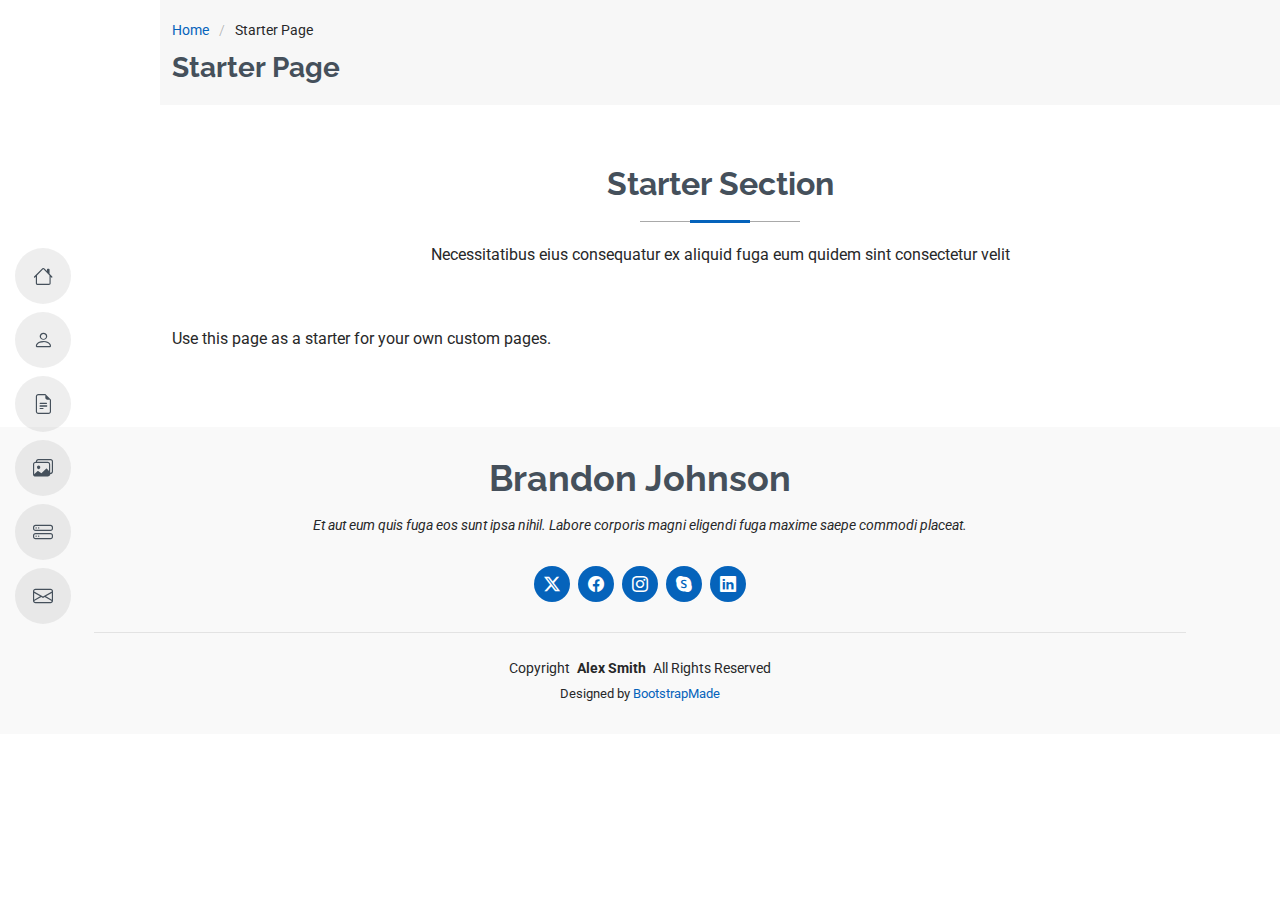
<file: MyResume/starter-page.html>
<!DOCTYPE html>
<html lang="en">

<head>
  <meta charset="utf-8">
  <meta content="width=device-width, initial-scale=1.0" name="viewport">
  <title>Starter Page - MyResume Bootstrap Template</title>
  <meta content="" name="description">
  <meta content="" name="keywords">

  <!-- Favicons -->
  <link href="assets/img/favicon.png" rel="icon">
  <link href="assets/img/apple-touch-icon.png" rel="apple-touch-icon">

  <!-- Fonts -->
  <link href="https://fonts.googleapis.com" rel="preconnect">
  <link href="https://fonts.gstatic.com" rel="preconnect" crossorigin>
  <link href="https://fonts.googleapis.com/css2?family=Roboto:ital,wght@0,100;0,300;0,400;0,500;0,700;0,900;1,100;1,300;1,400;1,500;1,700;1,900&family=Poppins:ital,wght@0,100;0,200;0,300;0,400;0,500;0,600;0,700;0,800;0,900;1,100;1,200;1,300;1,400;1,500;1,600;1,700;1,800;1,900&family=Raleway:ital,wght@0,100;0,200;0,300;0,400;0,500;0,600;0,700;0,800;0,900;1,100;1,200;1,300;1,400;1,500;1,600;1,700;1,800;1,900&display=swap" rel="stylesheet">

  <!-- Vendor CSS Files -->
  <link href="assets/vendor/bootstrap/css/bootstrap.min.css" rel="stylesheet">
  <link href="assets/vendor/bootstrap-icons/bootstrap-icons.css" rel="stylesheet">
  <link href="assets/vendor/aos/aos.css" rel="stylesheet">
  <link href="assets/vendor/glightbox/css/glightbox.min.css" rel="stylesheet">
  <link href="assets/vendor/swiper/swiper-bundle.min.css" rel="stylesheet">

  <!-- Main CSS File -->
  <link href="assets/css/main.css" rel="stylesheet">

  <!-- =======================================================
  * Template Name: MyResume
  * Template URL: https://bootstrapmade.com/free-html-bootstrap-template-my-resume/
  * Updated: Jun 29 2024 with Bootstrap v5.3.3
  * Author: BootstrapMade.com
  * License: https://bootstrapmade.com/license/
  ======================================================== -->
</head>

<body class="starter-page-page">

  <header id="header" class="header d-flex flex-column justify-content-center">

    <i class="header-toggle d-xl-none bi bi-list"></i>

    <nav id="navmenu" class="navmenu">
      <ul>
        <li><a href="#hero"><i class="bi bi-house navicon"></i><span>Home</span></a></li>
        <li><a href="#about"><i class="bi bi-person navicon"></i><span>About</span></a></li>
        <li><a href="#resume"><i class="bi bi-file-earmark-text navicon"></i><span>Resume</span></a></li>
        <li><a href="#portfolio"><i class="bi bi-images navicon"></i><span>Portfolio</span></a></li>
        <li><a href="#services"><i class="bi bi-hdd-stack navicon"></i><span>Services</span></a></li>
        <li><a href="#contact"><i class="bi bi-envelope navicon"></i><span>Contact</span></a></li>
      </ul>
    </nav>

  </header>

  <main class="main">

    <!-- Page Title -->
    <div class="page-title" data-aos="fade">
      <div class="container">
        <nav class="breadcrumbs">
          <ol>
            <li><a href="index.html">Home</a></li>
            <li class="current">Starter Page</li>
          </ol>
        </nav>
        <h1>Starter Page</h1>
      </div>
    </div><!-- End Page Title -->

    <!-- Starter Section Section -->
    <section id="starter-section" class="starter-section section">

      <!-- Section Title -->
      <div class="container section-title" data-aos="fade-up">
        <h2>Starter Section</h2>
        <p>Necessitatibus eius consequatur ex aliquid fuga eum quidem sint consectetur velit</p>
      </div><!-- End Section Title -->

      <div class="container" data-aos="fade-up">
        <p>Use this page as a starter for your own custom pages.</p>
      </div>

    </section><!-- /Starter Section Section -->

  </main>

  <footer id="footer" class="footer position-relative light-background">
    <div class="container">
      <h3 class="sitename">Brandon Johnson</h3>
      <p>Et aut eum quis fuga eos sunt ipsa nihil. Labore corporis magni eligendi fuga maxime saepe commodi placeat.</p>
      <div class="social-links d-flex justify-content-center">
        <a href=""><i class="bi bi-twitter-x"></i></a>
        <a href=""><i class="bi bi-facebook"></i></a>
        <a href=""><i class="bi bi-instagram"></i></a>
        <a href=""><i class="bi bi-skype"></i></a>
        <a href=""><i class="bi bi-linkedin"></i></a>
      </div>
      <div class="container">
        <div class="copyright">
          <span>Copyright</span> <strong class="px-1 sitename">Alex Smith</strong> <span>All Rights Reserved</span>
        </div>
        <div class="credits">
          <!-- All the links in the footer should remain intact. -->
          <!-- You can delete the links only if you've purchased the pro version. -->
          <!-- Licensing information: https://bootstrapmade.com/license/ -->
          <!-- Purchase the pro version with working PHP/AJAX contact form: [buy-url] -->
          Designed by <a href="https://bootstrapmade.com/">BootstrapMade</a>
        </div>
      </div>
    </div>
  </footer>

  <!-- Scroll Top -->
  <a href="#" id="scroll-top" class="scroll-top d-flex align-items-center justify-content-center"><i class="bi bi-arrow-up-short"></i></a>

  <!-- Preloader -->
  <div id="preloader"></div>

  <!-- Vendor JS Files -->
  <script src="assets/vendor/bootstrap/js/bootstrap.bundle.min.js"></script>
  <script src="assets/vendor/php-email-form/validate.js"></script>
  <script src="assets/vendor/aos/aos.js"></script>
  <script src="assets/vendor/typed.js/typed.umd.js"></script>
  <script src="assets/vendor/purecounter/purecounter_vanilla.js"></script>
  <script src="assets/vendor/waypoints/noframework.waypoints.js"></script>
  <script src="assets/vendor/glightbox/js/glightbox.min.js"></script>
  <script src="assets/vendor/imagesloaded/imagesloaded.pkgd.min.js"></script>
  <script src="assets/vendor/isotope-layout/isotope.pkgd.min.js"></script>
  <script src="assets/vendor/swiper/swiper-bundle.min.js"></script>

  <!-- Main JS File -->
  <script src="assets/js/main.js"></script>

</body>

</html>
</file>
<file: assets/css/main.css>
/**
* Template Name: iPortfolio
* Template URL: https://bootstrapmade.com/iportfolio-bootstrap-portfolio-websites-template/
* Updated: Jun 29 2024 with Bootstrap v5.3.3
* Author: BootstrapMade.com
* License: https://bootstrapmade.com/license/
*/

/*--------------------------------------------------------------
# Font & Color Variables
# Help: https://bootstrapmade.com/color-system/
--------------------------------------------------------------*/
/* Fonts */
:root {
  --default-font: "Roboto",  system-ui, -apple-system, "Segoe UI", Roboto, "Helvetica Neue", Arial, "Noto Sans", "Liberation Sans", sans-serif, "Apple Color Emoji", "Segoe UI Emoji", "Segoe UI Symbol", "Noto Color Emoji";
  --heading-font: "Raleway",  sans-serif;
  --nav-font: "Poppins",  sans-serif;
}

/* Global Colors - The following color variables are used throughout the website. Updating them here will change the color scheme of the entire website */
:root { 
  --background-color: #ffffff; /* Background color for the entire website, including individual sections */
  --default-color: #272829; /* Default color used for the majority of the text content across the entire website */
  --heading-color: #050d18; /* Color for headings, subheadings and title throughout the website */
  --accent-color: #149ddd; /* Accent color that represents your brand on the website. It's used for buttons, links, and other elements that need to stand out */
  --surface-color: #ffffff; /* The surface color is used as a background of boxed elements within sections, such as cards, icon boxes, or other elements that require a visual separation from the global background. */
  --contrast-color: #ffffff; /* Contrast color for text, ensuring readability against backgrounds of accent, heading, or default colors. */
}

/* Nav Menu Colors - The following color variables are used specifically for the navigation menu. They are separate from the global colors to allow for more customization options */
:root {
  --nav-color: #a8a9b4;  /* The default color of the main navmenu links */
  --nav-hover-color: #ffffff; /* Applied to main navmenu links when they are hovered over or active */
  --nav-mobile-background-color: #040b14; /* Used as the background color for mobile navigation menu */
  --nav-dropdown-background-color: #040b14; /* Used as the background color for dropdown items that appear when hovering over primary navigation items */
  --nav-dropdown-color: #a8a9b4; /* Used for navigation links of the dropdown items in the navigation menu. */
  --nav-dropdown-hover-color: #ffffff; /* Similar to --nav-hover-color, this color is applied to dropdown navigation links when they are hovered over. */
}

/* Color Presets - These classes override global colors when applied to any section or element, providing reuse of the sam color scheme. */

.light-background {
  --background-color: #f4fafd;
  --surface-color: #ffffff;
}

.dark-background {
  --background-color: #040b14;
  --default-color: #ffffff;
  --heading-color: #ffffff;
  --surface-color: #151f2b;
  --contrast-color: #ffffff;
}

/* Smooth scroll */
:root {
  scroll-behavior: smooth;
}

/*--------------------------------------------------------------
# General Styling & Shared Classes
--------------------------------------------------------------*/
body {
  color: var(--default-color);
  background-color: var(--background-color);
  font-family: var(--default-font);
}

a {
  color: var(--accent-color);
  text-decoration: none;
  transition: 0.3s;
}

a:hover {
  color: color-mix(in srgb, var(--accent-color), transparent 25%);
  text-decoration: none;
}

h1,
h2,
h3,
h4,
h5,
h6 {
  color: var(--heading-color);
  font-family: var(--heading-font);
}

/* PHP Email Form Messages
------------------------------*/
.php-email-form .error-message {
  display: none;
  background: #df1529;
  color: #ffffff;
  text-align: left;
  padding: 15px;
  margin-bottom: 24px;
  font-weight: 600;
}

.php-email-form .sent-message {
  display: none;
  color: #ffffff;
  background: #059652;
  text-align: center;
  padding: 15px;
  margin-bottom: 24px;
  font-weight: 600;
}

.php-email-form .loading {
  display: none;
  background: var(--surface-color);
  text-align: center;
  padding: 15px;
  margin-bottom: 24px;
}

.php-email-form .loading:before {
  content: "";
  display: inline-block;
  border-radius: 50%;
  width: 24px;
  height: 24px;
  margin: 0 10px -6px 0;
  border: 3px solid var(--accent-color);
  border-top-color: var(--surface-color);
  animation: php-email-form-loading 1s linear infinite;
}

@keyframes php-email-form-loading {
  0% {
    transform: rotate(0deg);
  }

  100% {
    transform: rotate(360deg);
  }
}

/*--------------------------------------------------------------
# Global Header
--------------------------------------------------------------*/
.header {
  color: var(--default-color);
  background-color: var(--background-color);
  position: fixed;
  top: 0;
  left: 0;
  bottom: 0;
  padding: 0 15px;
  width: 300px;
  transition: all ease-in-out 0.3s;
  overflow-y: auto;
  z-index: 997;
  border-right: 1px solid color-mix(in srgb, var(--default-color), transparent 90%);
}

.header .profile-img img {
  margin: 15px auto;
  display: block;
  width: 120px;
  border: 8px solid color-mix(in srgb, var(--default-color), transparent 85%);
}

.header .logo {
  line-height: 1;
  margin-bottom: 15px;
}

.header .logo img {
  max-height: 32px;
  margin-right: 8px;
}

.header .logo h1 {
  font-size: 24px;
  margin: 0;
  font-weight: 700;
  color: var(--heading-color);
}

.header .social-links {
  margin: 0 0 20px 0;
}

.header .social-links a {
  font-size: 16px;
  display: inline-flex;
  align-items: center;
  justify-content: center;
  background: color-mix(in srgb, var(--default-color), transparent 90%);
  color: var(--default-color);
  margin: 0 2px;
  border-radius: 50%;
  text-align: center;
  width: 40px;
  height: 40px;
  transition: 0.3s;
}

.header .social-links a:hover {
  color: var(--contrast-color);
  background: var(--accent-color);
}

@media (min-width: 1200px) {

  .header~main,
  .header~#footer {
    margin-left: 300px;
  }
}

@media (max-width: 1199px) {
  .header {
    left: -100%;
  }
}

.header.header-show {
  left: 0;
}

.header .header-toggle {
  color: var(--contrast-color);
  background-color: var(--accent-color);
  font-size: 22px;
  display: flex;
  align-items: center;
  justify-content: center;
  width: 40px;
  height: 40px;
  border-radius: 50%;
  cursor: pointer;
  position: fixed;
  top: 15px;
  right: 15px;
  z-index: 9999;
  transition: background-color 0.3s;
}

.header .header-toggle:hover {
  color: var(--contrast-color);
  background-color: color-mix(in srgb, var(--accent-color) 90%, white 15%);
}

/*--------------------------------------------------------------
# Navigation Menu
--------------------------------------------------------------*/
.mobile-nav-toggle {
  display: none;
}

.navmenu {
  padding: 0;
  z-index: 9997;
}

.navmenu ul {
  list-style: none;
  padding: 0 0 20px 0;
  margin: 0;
}

.navmenu a,
.navmenu a:focus {
  color: var(--nav-color);
  padding: 15px 10px;
  font-family: var(--nav-font);
  font-size: 16px;
  font-weight: 400;
  display: flex;
  align-items: center;
  white-space: nowrap;
  transition: 0.3s;
  width: 100%;
}

.navmenu a .navicon,
.navmenu a:focus .navicon {
  font-size: 20px;
  margin-right: 10px;
}

.navmenu a .toggle-dropdown,
.navmenu a:focus .toggle-dropdown {
  font-size: 12px;
  line-height: 0;
  margin-left: auto;
  width: 30px;
  height: 30px;
  display: flex;
  align-items: center;
  justify-content: center;
  border-radius: 50%;
  transition: 0.3s;
  flex-shrink: 0;
  background-color: color-mix(in srgb, var(--accent-color), transparent 90%);
}

.navmenu a .toggle-dropdown:hover,
.navmenu a:focus .toggle-dropdown:hover {
  background-color: var(--accent-color);
  color: var(--contrast-color);
}

.navmenu a:hover,
.navmenu .active,
.navmenu .active:focus {
  color: var(--nav-hover-color);
}

.navmenu a:hover .navicon,
.navmenu .active .navicon,
.navmenu .active:focus .navicon {
  color: var(--accent-color);
}

.navmenu .active .toggle-dropdown,
.navmenu .active:focus .toggle-dropdown {
  background-color: var(--accent-color);
  color: var(--contrast-color);
  transform: rotate(180deg);
}

.navmenu .dropdown {
  display: block;
}

.navmenu .dropdown a,
.navmenu .dropdown a:focus {
  color: --nav-dropdown-color;
}

.navmenu .dropdown a:hover,
.navmenu .dropdown .active,
.navmenu .dropdown .active:focus {
  color: var(--nav-dropdown-hover-color);
}

.navmenu .dropdown ul {
  position: static;
  display: none;
  z-index: 99;
  padding: 5px 10px;
  margin: 5px 10px;
  background-color: var(--nav-dropdown-background-color);
  border: 1px solid color-mix(in srgb, var(--default-color), transparent 90%);
  box-shadow: none;
  transition: all 0.5s ease-in-out;
}

.navmenu .dropdown ul ul {
  background-color: rgba(33, 37, 41, 0.1);
}

.navmenu .dropdown>.dropdown-active {
  display: block;
  background-color: rgba(33, 37, 41, 0.03);
}

/*--------------------------------------------------------------
# Global Footer
--------------------------------------------------------------*/
.footer {
  color: var(--default-color);
  background-color: var(--background-color);
  font-size: 14px;
  padding: 40px 0;
  position: relative;
  border-top: 1px solid color-mix(in srgb, var(--default-color), transparent 90%);
}

.footer .copyright p {
  margin-bottom: 0;
}

.footer .credits {
  margin-top: 4px;
  font-size: 13px;
  text-align: center;
}

/*--------------------------------------------------------------
# Preloader
--------------------------------------------------------------*/
#preloader {
  position: fixed;
  inset: 0;
  z-index: 999999;
  overflow: hidden;
  background: var(--background-color);
  transition: all 0.6s ease-out;
}

#preloader:before {
  content: "";
  position: fixed;
  top: calc(50% - 30px);
  left: calc(50% - 30px);
  border: 6px solid #ffffff;
  border-color: var(--accent-color) transparent var(--accent-color) transparent;
  border-radius: 50%;
  width: 60px;
  height: 60px;
  animation: animate-preloader 1.5s linear infinite;
}

@keyframes animate-preloader {
  0% {
    transform: rotate(0deg);
  }

  100% {
    transform: rotate(360deg);
  }
}

/*--------------------------------------------------------------
# Scroll Top Button
--------------------------------------------------------------*/
.scroll-top {
  position: fixed;
  visibility: hidden;
  opacity: 0;
  right: 15px;
  bottom: -15px;
  z-index: 99999;
  background-color: var(--accent-color);
  width: 44px;
  height: 44px;
  border-radius: 50px;
  transition: all 0.4s;
}

.scroll-top i {
  font-size: 24px;
  color: var(--contrast-color);
  line-height: 0;
}

.scroll-top:hover {
  background-color: color-mix(in srgb, var(--accent-color), transparent 20%);
  color: var(--contrast-color);
}

.scroll-top.active {
  visibility: visible;
  opacity: 1;
  bottom: 15px;
}

/*--------------------------------------------------------------
# Disable aos animation delay on mobile devices
--------------------------------------------------------------*/
@media screen and (max-width: 768px) {
  [data-aos-delay] {
    transition-delay: 0 !important;
  }
}

/*--------------------------------------------------------------
# Global Page Titles & Breadcrumbs
--------------------------------------------------------------*/
.page-title {
  color: var(--default-color);
  background-color: var(--background-color);
  padding: 25px 0;
  position: relative;
}

.page-title h1 {
  font-size: 24px;
  font-weight: 700;
}

.page-title .breadcrumbs ol {
  display: flex;
  flex-wrap: wrap;
  list-style: none;
  padding: 0;
  margin: 0;
  font-size: 14px;
  font-weight: 400;
}

.page-title .breadcrumbs ol li+li {
  padding-left: 10px;
}

.page-title .breadcrumbs ol li+li::before {
  content: "/";
  display: inline-block;
  padding-right: 10px;
  color: color-mix(in srgb, var(--default-color), transparent 70%);
}

/*--------------------------------------------------------------
# Global Sections
--------------------------------------------------------------*/
section,
.section {
  color: var(--default-color);
  background-color: var(--background-color);
  padding: 30px 0;
  overflow: clip;
}

/*--------------------------------------------------------------
# Global Section Titles
--------------------------------------------------------------*/
.section-title {
  padding-bottom: 10px;
  position: relative;
}

.section-title h2 {
  font-size: 32px;
  font-weight: 700;
  margin-bottom: 20px;
  padding-bottom: 20px;
  position: relative;
}

.section-title h2:after {
  content: "";
  position: absolute;
  display: block;
  width: 50px;
  height: 3px;
  background: var(--accent-color);
  left: 0;
  bottom: 0;
}

.section-title p {
  margin-bottom: 0;
}

/*--------------------------------------------------------------
# Hero Section
--------------------------------------------------------------*/
.hero {
  width: 100%;
  min-height: 100vh;
  position: relative;
  padding: 80px 0;
  display: flex;
  align-items: center;
  justify-content: center;
}

.hero img {
  position: absolute;
  inset: 0;
  display: block;
  width: 100%;
  height: 100%;
  object-fit: cover;
  z-index: 1;
}

.hero:before {
  content: "";
  background: rgba(0, 0, 0, 0.3);
  position: absolute;
  inset: 0;
  z-index: 2;
}

.hero .container {
  position: relative;
  z-index: 3;
}

.hero h2 {
  margin: 0;
  font-size: 32px;
  font-weight: 700;
  color: white;
}

.hero p {
  margin: 5px 0 0 0;
  font-size: 26px;
}

.hero p span {
  letter-spacing: 1px;
  border-bottom: 2px solid var(--accent-color);
}

.hero .social-links {
  margin-top: 25px;
}

.hero .social-links a {
  font-size: 24px;
  display: inline-block;
  color: rgba(255, 255, 255, 0.5);
  line-height: 1;
  margin-right: 20px;
  transition: 0.3s;
}

.hero .social-links a:hover {
  color: var(--accent-color);
}

@media (max-width: 768px) {
  .hero {
    min-height: 70vh;
    background: url("../img/Thailand-2.webp") no-repeat center center / cover;
    background-size: cover;
  }

  .hero p {
    font-size: 20px;
  }
}

@keyframes fadeUp {
  from { opacity: 0; transform: translateY(30px); }
  to { opacity: 1; transform: translateY(0); }
}
.hero .container {
  will-change: opacity, transform;
  animation: fadeUp 0.8s ease-out forwards;
}



/* Custom Download CV Button Styles */
.download-cv-button {
  background-color: #007bff; /* Primary blue color */
  color: white; /* White text */
  padding: 10px 20px; /* Padding around the text */
  border: none; /* Remove default border */
  border-radius: 5px; /* Rounded corners */
  font-size: 16px; /* Font size */
  cursor: pointer; /* Pointer cursor on hover */
  transition: background-color 0.3s ease; /* Smooth hover effect */
  position: absolute; /* Position the button absolutely */
  top: 300px; /* Distance from the bottom */
  left: 20px; /* Distance from the left */
}

.download-cv-button:hover {
  background-color: #0056b3; /* Darker blue on hover */
}

/*--------------------------------------------------------------
# About Section
--------------------------------------------------------------*/
.about .content h2 {
  font-weight: 700;
  font-size: 24px;
}

.about .content ul {
  list-style: none;
  padding: 0;
}

.about .content ul li {
  margin-bottom: 20px;
  display: flex;
  align-items: center;
}

.about .content ul strong {
  margin-right: 10px;
}

.about .content ul i {
  font-size: 16px;
  margin-right: 5px;
  color: var(--accent-color);
  line-height: 0;
}

/*--------------------------------------------------------------
# Stats Section
--------------------------------------------------------------*/
.techs-grid {
  display: grid;
  grid-template-columns: repeat(auto-fit, minmax(100px, 1fr)); /* Adjust minmax values as needed */
  gap: 16px; /* Adjust the gap between items */
  justify-content: center;
}

.techs-item {
  display: flex;
  justify-content: center;
  align-items: center;
  padding: 10px;
  border: 1px solid #ddd; /* Optional: Add a border for better visibility */
  border-radius: 8px; /* Optional: Add rounded corners */
}

.techs-item img {
  max-width: 100%;
  height: auto;
}

/*--------------------------------------------------------------
# Skills Section
--------------------------------------------------------------*/
.skills .progress {
  height: 60px;
  display: block;
  background: none;
  border-radius: 0;
}

.skills .progress .skill {
  color: var(--heading-color);
  padding: 0;
  margin: 0 0 6px 0;
  text-transform: uppercase;
  display: block;
  font-weight: 600;
  font-family: var(--heading-font);
}

.skills .progress .skill .val {
  float: right;
  font-style: normal;
}

.skills .progress-bar-wrap {
  background: color-mix(in srgb, var(--default-color), transparent 90%);
  height: 10px;
}

.skills .progress-bar {
  width: 1px;
  height: 10px;
  transition: 0.9s;
  background-color: var(--accent-color);
}

/*--------------------------------------------------------------
# Resume Section
--------------------------------------------------------------*/
.curriculumVitae .curriculumVitae-title {
  color: var(--heading-color);
  font-size: 26px;
  font-weight: 700;
  margin-top: 20px;
  margin-bottom: 20px;
}

.curriculumVitae .curriculumVitae-item {
  padding: 0 0 20px 20px;
  margin-top: -2px;
  border-left: 2px solid var(--accent-color);
  position: relative;
}

.curriculumVitae .curriculumVitae-item h4 {
  line-height: 18px;
  font-size: 18px;
  font-weight: 600;
  text-transform: uppercase;
  color: color-mix(in srgb, var(--default-color), transparent 20%);
  margin-bottom: 10px;
}

.curriculumVitae .curriculumVitae-item h5 {
  font-size: 16px;
  padding: 5px 15px;
  display: inline-block;
  font-weight: 600;
  margin-bottom: 10px;
}

.curriculumVitae .curriculumVitae-item ul {
  padding-left: 20px;
}

.curriculumVitae .curriculumVitae-item ul li {
  padding-bottom: 10px;
}

.curriculumVitae .curriculumVitae-item:last-child {
  padding-bottom: 0;
}

.curriculumVitae .curriculumVitae-item::before {
  content: "";
  position: absolute;
  width: 16px;
  height: 16px;
  border-radius: 50px;
  left: -9px;
  top: 0;
  background: var(--background-color);
  border: 2px solid var(--accent-color);
}

/*--------------------------------------------------------------
# Portfolio Section
--------------------------------------------------------------*/
.portfolio .portfolio-filters {
  padding: 0;
  margin: 0 auto 20px auto;
  list-style: none;
  text-align: center;
}

.portfolio .portfolio-filters li {
  cursor: pointer;
  display: inline-block;
  padding: 0;
  font-size: 14px;
  font-weight: 400;
  margin: 0 10px;
  line-height: 1;
  text-transform: uppercase;
  margin-bottom: 10px;
  transition: all 0.3s ease-in-out;
}

.portfolio .portfolio-filters li:hover,
.portfolio .portfolio-filters li.filter-active {
  color: var(--accent-color);
}

.portfolio .portfolio-filters li:first-child {
  margin-left: 0;
}

.portfolio .portfolio-filters li:last-child {
  margin-right: 0;
}

@media (max-width: 575px) {
  .portfolio .portfolio-filters li {
    font-size: 14px;
    margin: 0 5px;
  }
}

.portfolio .portfolio-content {
  position: relative;
  overflow: hidden;
}

.portfolio .portfolio-content img {
  transition: 0.3s;
}

.portfolio .portfolio-content .portfolio-info {
  opacity: 0;
  position: absolute;
  inset: 0;
  z-index: 3;
  transition: all ease-in-out 0.3s;
  background: rgba(0, 0, 0, 0.6);
  padding: 15px;
}

.portfolio .portfolio-content .portfolio-info h4 {
  font-size: 14px;
  padding: 5px 10px;
  font-weight: 400;
  color: #ffffff;
  display: inline-block;
  background-color: var(--accent-color);
}

.portfolio .portfolio-content .portfolio-info p {
  position: absolute;
  bottom: 10px;
  text-align: center;
  display: inline-block;
  left: 0;
  right: 0;
  font-size: 16px;
  font-weight: 600;
  color: rgba(255, 255, 255, 0.8);
}

.portfolio .portfolio-content .portfolio-info .preview-link,
.portfolio .portfolio-content .portfolio-info .details-link {
  position: absolute;
  left: calc(50% - 40px);
  font-size: 26px;
  top: calc(50% - 14px);
  color: #fff;
  transition: 0.3s;
  line-height: 1.2;
}

.portfolio .portfolio-content .portfolio-info .preview-link:hover,
.portfolio .portfolio-content .portfolio-info .details-link:hover {
  color: var(--accent-color);
}

.portfolio .portfolio-content .portfolio-info .details-link {
  left: 50%;
  font-size: 34px;
  line-height: 0;
}

.portfolio .portfolio-content:hover .portfolio-info {
  opacity: 1;
}

.portfolio .portfolio-content:hover img {
  transform: scale(1.1);
}

.carousel-indicators {
  display: none !important;
}

/* Red & bolder arrows */
.carousel-control-prev,
.carousel-control-next {
    filter: brightness(0) saturate(100%) invert(20%) sepia(100%) saturate(5000%) hue-rotate(0deg) brightness(100%) contrast(100%);
    width: 6% !important; 
}

/*--------------------------------------------------------------
# Contact Section
--------------------------------------------------------------*/
.contact .info-wrap {
  background-color: var(--surface-color);
  box-shadow: 0px 0px 20px rgba(0, 0, 0, 0.1);
  padding: 30px;
}

@media (max-width: 575px) {
  .contact .info-wrap {
    padding: 20px;
  }
}

.contact .info-item {
  margin-bottom: 40px;
}

.contact .info-item i {
  font-size: 20px;
  color: var(--accent-color);
  background: color-mix(in srgb, var(--accent-color), transparent 92%);
  width: 44px;
  height: 44px;
  display: flex;
  justify-content: center;
  align-items: center;
  border-radius: 50px;
  transition: all 0.3s ease-in-out;
  margin-right: 15px;
}

.contact .info-item h3 {
  padding: 0;
  font-size: 18px;
  font-weight: 700;
  margin-bottom: 5px;
}

.contact .info-item p {
  padding: 0;
  margin-bottom: 0;
  font-size: 14px;
}

.contact .info-item:hover i {
  background: var(--accent-color);
  color: var(--contrast-color);
}

.contact .php-email-form {
  background-color: var(--surface-color);
  height: 100%;
  padding: 30px;
  box-shadow: 0px 0px 20px rgba(0, 0, 0, 0.1);
}

@media (max-width: 575px) {
  .contact .php-email-form {
    padding: 20px;
  }
}

.contact .php-email-form input[type=text],
.contact .php-email-form input[type=email],
.contact .php-email-form textarea {
  font-size: 14px;
  padding: 10px 15px;
  box-shadow: none;
  border-radius: 0;
  color: var(--default-color);
  background-color: var(--surface-color);
  border-color: color-mix(in srgb, var(--default-color), transparent 80%);
}

.contact .php-email-form input[type=text]:focus,
.contact .php-email-form input[type=email]:focus,
.contact .php-email-form textarea:focus {
  border-color: var(--accent-color);
}

.contact .php-email-form input[type=text]::placeholder,
.contact .php-email-form input[type=email]::placeholder,
.contact .php-email-form textarea::placeholder {
  color: color-mix(in srgb, var(--default-color), transparent 70%);
}

.contact .php-email-form button[type=submit] {
  color: var(--contrast-color);
  background: var(--accent-color);
  border: 0;
  padding: 10px 30px;
  transition: 0.4s;
  border-radius: 50px;
}

.contact .php-email-form button[type=submit]:hover {
  background: color-mix(in srgb, var(--accent-color), transparent 25%);
}

/*--------------------------------------------------------------
# Portfolio Details Section
--------------------------------------------------------------*/
.portfolio-details .portfolio-details-slider img {
  width: 100%;
}

.portfolio-details .portfolio-details-slider .swiper-pagination {
  margin-top: 20px;
  position: relative;
}

.portfolio-details .portfolio-details-slider .swiper-pagination .swiper-pagination-bullet {
  width: 12px;
  height: 12px;
  background-color: color-mix(in srgb, var(--default-color), transparent 85%);
  opacity: 1;
}

.portfolio-details .portfolio-details-slider .swiper-pagination .swiper-pagination-bullet-active {
  background-color: var(--accent-color);
}

.portfolio-details .portfolio-info {
  padding: 30px;
  box-shadow: 0px 0 30px rgba(0, 0, 0, 0.1);
}

.portfolio-details .portfolio-info h3 {
  font-size: 22px;
  font-weight: 700;
  margin-bottom: 20px;
  padding-bottom: 20px;
  border-bottom: 1px solid color-mix(in srgb, var(--default-color), transparent 85%);
}

.portfolio-details .portfolio-info ul {
  list-style: none;
  padding: 0;
  font-size: 15px;
}

.portfolio-details .portfolio-info ul li+li {
  margin-top: 10px;
}

.portfolio-details .portfolio-description {
  padding-top: 30px;
}

.portfolio-details .portfolio-description h2 {
  font-size: 26px;
  font-weight: 700;
  margin-bottom: 20px;
}

.portfolio-details .portfolio-description p {
  padding: 0;
  color: color-mix(in srgb, var(--default-color), transparent 30%);
}
</file>
<file: MyResume/assets/css/main.css>
/**
* Template Name: MyResume
* Template URL: https://bootstrapmade.com/free-html-bootstrap-template-my-resume/
* Updated: Jun 29 2024 with Bootstrap v5.3.3
* Author: BootstrapMade.com
* License: https://bootstrapmade.com/license/
*/

/*--------------------------------------------------------------
# Font & Color Variables
# Help: https://bootstrapmade.com/color-system/
--------------------------------------------------------------*/
/* Fonts */
:root {
  --default-font: "Roboto",  system-ui, -apple-system, "Segoe UI", Roboto, "Helvetica Neue", Arial, "Noto Sans", "Liberation Sans", sans-serif, "Apple Color Emoji", "Segoe UI Emoji", "Segoe UI Symbol", "Noto Color Emoji";
  --heading-font: "Raleway",  sans-serif;
  --nav-font: "Poppins",  sans-serif;
}

/* Global Colors - The following color variables are used throughout the website. Updating them here will change the color scheme of the entire website */
:root { 
  --background-color: #ffffff; /* Background color for the entire website, including individual sections */
  --default-color: #272829; /* Default color used for the majority of the text content across the entire website */
  --heading-color: #45505b; /* Color for headings, subheadings and title throughout the website */
  --accent-color: #0563bb; /* Accent color that represents your brand on the website. It's used for buttons, links, and other elements that need to stand out */
  --surface-color: #ffffff; /* The surface color is used as a background of boxed elements within sections, such as cards, icon boxes, or other elements that require a visual separation from the global background. */
  --contrast-color: #ffffff; /* Contrast color for text, ensuring readability against backgrounds of accent, heading, or default colors. */
}

/* Nav Menu Colors - The following color variables are used specifically for the navigation menu. They are separate from the global colors to allow for more customization options */
:root {
  --nav-color: #45505b;  /* The default color of the main navmenu links */
  --nav-hover-color: #0563bb; /* Applied to main navmenu links when they are hovered over or active */
  --nav-mobile-background-color: #ffffff; /* Used as the background color for mobile navigation menu */
  --nav-dropdown-background-color: #ffffff; /* Used as the background color for dropdown items that appear when hovering over primary navigation items */
  --nav-dropdown-color: #212529; /* Used for navigation links of the dropdown items in the navigation menu. */
  --nav-dropdown-hover-color: #0563bb; /* Similar to --nav-hover-color, this color is applied to dropdown navigation links when they are hovered over. */
}

/* Color Presets - These classes override global colors when applied to any section or element, providing reuse of the sam color scheme. */

.light-background {
  --background-color: #f9f9f9;
  --surface-color: #ffffff;
}

.dark-background {
  --background-color: #060606;
  --default-color: #ffffff;
  --heading-color: #ffffff;
  --surface-color: #252525;
  --contrast-color: #ffffff;
}

/* Smooth scroll */
:root {
  scroll-behavior: smooth;
}

/*--------------------------------------------------------------
# General Styling & Shared Classes
--------------------------------------------------------------*/
body {
  color: var(--default-color);
  background-color: var(--background-color);
  font-family: var(--default-font);
}

a {
  color: var(--accent-color);
  text-decoration: none;
  transition: 0.3s;
}

a:hover {
  color: color-mix(in srgb, var(--accent-color), transparent 25%);
  text-decoration: none;
}

h1,
h2,
h3,
h4,
h5,
h6 {
  color: var(--heading-color);
  font-family: var(--heading-font);
}

/* PHP Email Form Messages
------------------------------*/
.php-email-form .error-message {
  display: none;
  background: #df1529;
  color: #ffffff;
  text-align: left;
  padding: 15px;
  margin-bottom: 24px;
  font-weight: 600;
}

.php-email-form .sent-message {
  display: none;
  color: #ffffff;
  background: #059652;
  text-align: center;
  padding: 15px;
  margin-bottom: 24px;
  font-weight: 600;
}

.php-email-form .loading {
  display: none;
  background: var(--surface-color);
  text-align: center;
  padding: 15px;
  margin-bottom: 24px;
}

.php-email-form .loading:before {
  content: "";
  display: inline-block;
  border-radius: 50%;
  width: 24px;
  height: 24px;
  margin: 0 10px -6px 0;
  border: 3px solid var(--accent-color);
  border-top-color: var(--surface-color);
  animation: php-email-form-loading 1s linear infinite;
}

@keyframes php-email-form-loading {
  0% {
    transform: rotate(0deg);
  }

  100% {
    transform: rotate(360deg);
  }
}

/*--------------------------------------------------------------
# Global Header
--------------------------------------------------------------*/
.header {
  color: var(--default-color);
  position: fixed;
  top: 0;
  left: 0;
  bottom: 0;
  padding: 0 15px;
  transition: all ease-in-out 0.3s;
  overflow-y: auto;
  z-index: 997;
  min-width: 200px;
}

@media (max-width: 1199px) {
  .header {
    background-color: var(--background-color);
    border-right: 1px solid color-mix(in srgb, var(--default-color), transparent 90%);
    width: 300px;
    left: -100%;
  }
}

@media (min-width: 1200px) and (max-width: 1600px) {
  .header~main {
    margin-left: 160px;
  }

  .header~main .hero {
    margin-left: -160px;
    width: 100vw;
  }
}

.header.header-show {
  left: 0;
}

.header .header-toggle {
  color: var(--contrast-color);
  background-color: var(--accent-color);
  font-size: 22px;
  display: flex;
  align-items: center;
  justify-content: center;
  width: 40px;
  height: 40px;
  border-radius: 50%;
  cursor: pointer;
  position: fixed;
  top: 15px;
  right: 15px;
  z-index: 9999;
  transition: background-color 0.3s;
}

.header .header-toggle:hover {
  color: var(--contrast-color);
  background-color: color-mix(in srgb, var(--accent-color) 90%, white 15%);
}

/*--------------------------------------------------------------
# Navigation Menu
--------------------------------------------------------------*/
.navmenu {
  padding: 0;
  z-index: 9997;
}

.navmenu ul {
  list-style: none;
  padding: 0 0 20px 0;
  margin: 0;
  width: 140px;
}

.navmenu a,
.navmenu a:focus {
  color: var(--nav-color);
  font-family: var(--nav-font);
  display: flex;
  align-items: center;
  padding: 10px 18px;
  margin-bottom: 8px;
  font-size: 15px;
  border-radius: 50px;
  background: color-mix(in srgb, var(--default-color), transparent 92%);
  height: 56px;
  width: 100%;
  overflow: hidden;
  transition: 0.3s;
}

.navmenu a i,
.navmenu a:focus i {
  font-size: 20px;
}

.navmenu a span,
.navmenu a:focus span {
  padding: 0 5px 0 7px;
}

@media (min-width: 992px) {

  .navmenu a,
  .navmenu a:focus {
    max-width: 56px;
  }

  .navmenu a span,
  .navmenu a:focus span {
    display: none;
  }
}

.navmenu a:hover,
.navmenu .active,
.navmenu .active:focus,
.navmenu li:hover>a {
  color: var(--contrast-color);
  background: var(--nav-hover-color);
}

.navmenu a:hover,
.navmenu li:hover>a {
  max-width: 100%;
  color: var(--contrast-color);
}

.navmenu a:hover span,
.navmenu li:hover>a span {
  display: block;
}

/*--------------------------------------------------------------
# Global Footer
--------------------------------------------------------------*/
.footer {
  color: var(--default-color);
  background-color: var(--background-color);
  font-size: 14px;
  text-align: center;
  padding: 30px 0;
  position: relative;
}

.footer h3 {
  font-size: 36px;
  font-weight: 700;
  position: relative;
  padding: 0;
  margin: 0 0 15px 0;
}

.footer p {
  font-size: 15;
  font-style: italic;
  padding: 0;
  margin: 0 0 30px 0;
}

.footer .social-links {
  margin: 0 0 30px 0;
}

.footer .social-links a {
  font-size: 16px;
  display: flex;
  align-items: center;
  justify-content: center;
  background: var(--accent-color);
  color: var(--contrast-color);
  line-height: 1;
  margin: 0 4px;
  border-radius: 50%;
  text-align: center;
  width: 36px;
  height: 36px;
  transition: 0.3s;
}

.footer .social-links a:hover {
  background: color-mix(in srgb, var(--accent-color), transparent 20%);
  text-decoration: none;
}

.footer .copyright {
  padding-top: 25px;
  border-top: 1px solid color-mix(in srgb, var(--default-color), transparent 90%);
}

.footer .credits {
  font-size: 13px;
  padding-top: 5px;
}

/*--------------------------------------------------------------
# Preloader
--------------------------------------------------------------*/
#preloader {
  position: fixed;
  inset: 0;
  z-index: 999999;
  overflow: hidden;
  background: var(--background-color);
  transition: all 0.6s ease-out;
}

#preloader:before {
  content: "";
  position: fixed;
  top: calc(50% - 30px);
  left: calc(50% - 30px);
  border: 6px solid #ffffff;
  border-color: var(--accent-color) transparent var(--accent-color) transparent;
  border-radius: 50%;
  width: 60px;
  height: 60px;
  animation: animate-preloader 1.5s linear infinite;
}

@keyframes animate-preloader {
  0% {
    transform: rotate(0deg);
  }

  100% {
    transform: rotate(360deg);
  }
}

/*--------------------------------------------------------------
# Scroll Top Button
--------------------------------------------------------------*/
.scroll-top {
  position: fixed;
  visibility: hidden;
  opacity: 0;
  right: 15px;
  bottom: -15px;
  z-index: 99999;
  background-color: var(--accent-color);
  width: 44px;
  height: 44px;
  border-radius: 50px;
  transition: all 0.4s;
}

.scroll-top i {
  font-size: 24px;
  color: var(--contrast-color);
  line-height: 0;
}

.scroll-top:hover {
  background-color: color-mix(in srgb, var(--accent-color), transparent 20%);
  color: var(--contrast-color);
}

.scroll-top.active {
  visibility: visible;
  opacity: 1;
  bottom: 15px;
}

/*--------------------------------------------------------------
# Disable aos animation delay on mobile devices
--------------------------------------------------------------*/
@media screen and (max-width: 768px) {
  [data-aos-delay] {
    transition-delay: 0 !important;
  }
}

/*--------------------------------------------------------------
# Global Page Titles & Breadcrumbs
--------------------------------------------------------------*/
.page-title {
  --background-color: color-mix(in srgb, var(--default-color), transparent 96%);
  color: var(--default-color);
  background-color: var(--background-color);
  padding: 20px 0;
  position: relative;
}

.page-title h1 {
  font-size: 28px;
  font-weight: 700;
  margin: 0;
}

.page-title .breadcrumbs ol {
  display: flex;
  flex-wrap: wrap;
  list-style: none;
  padding: 0 0 10px 0;
  margin: 0;
  font-size: 14px;
  font-weight: 400;
}

.page-title .breadcrumbs ol li+li {
  padding-left: 10px;
}

.page-title .breadcrumbs ol li+li::before {
  content: "/";
  display: inline-block;
  padding-right: 10px;
  color: color-mix(in srgb, var(--default-color), transparent 70%);
}

/*--------------------------------------------------------------
# Global Sections
--------------------------------------------------------------*/
section,
.section {
  color: var(--default-color);
  background-color: var(--background-color);
  padding: 60px 0;
  overflow: clip;
}

/*--------------------------------------------------------------
# Global Section Titles
--------------------------------------------------------------*/
.section-title {
  text-align: center;
  padding-bottom: 60px;
  position: relative;
}

.section-title h2 {
  font-size: 32px;
  font-weight: 700;
  margin-bottom: 20px;
  padding-bottom: 20px;
  position: relative;
}

.section-title h2:before {
  content: "";
  position: absolute;
  display: block;
  width: 160px;
  height: 1px;
  background: color-mix(in srgb, var(--default-color), transparent 60%);
  left: 0;
  right: 0;
  bottom: 1px;
  margin: auto;
}

.section-title h2::after {
  content: "";
  position: absolute;
  display: block;
  width: 60px;
  height: 3px;
  background: var(--accent-color);
  left: 0;
  right: 0;
  bottom: 0;
  margin: auto;
}

.section-title p {
  margin-bottom: 0;
}

/*--------------------------------------------------------------
# Hero Section
--------------------------------------------------------------*/
.hero {
  width: 100%;
  min-height: 100vh;
  position: relative;
  padding: 80px 0;
  display: flex;
  align-items: center;
  justify-content: center;
}

.hero img {
  position: absolute;
  inset: 0;
  display: block;
  width: 100%;
  height: 100%;
  object-fit: cover;
  z-index: 1;
}

.hero:before {
  content: "";
  background: color-mix(in srgb, var(--background-color), transparent 30%);
  position: absolute;
  inset: 0;
  z-index: 2;
}

.hero .container {
  position: relative;
  z-index: 3;
}

.hero h2 {
  margin: 0;
  font-size: 64px;
  font-weight: 700;
}

.hero p {
  margin: 5px 0 0 0;
  font-size: 26px;
}

.hero p span {
  letter-spacing: 1px;
  border-bottom: 2px solid var(--accent-color);
}

.hero .social-links {
  margin-top: 25px;
}

.hero .social-links a {
  font-size: 20px;
  display: inline-block;
  color: color-mix(in srgb, var(--default-color), transparent 30%);
  line-height: 1;
  margin-right: 20px;
  transition: 0.3s;
}

.hero .social-links a:hover {
  color: var(--accent-color);
}

@media (max-width: 768px) {
  .hero h2 {
    font-size: 32px;
  }

  .hero p {
    font-size: 20px;
  }
}

/*--------------------------------------------------------------
# About Section
--------------------------------------------------------------*/
.about .content h2 {
  font-weight: 700;
  font-size: 24px;
}

.about .content ul {
  list-style: none;
  padding: 0;
}

.about .content ul li {
  margin-bottom: 20px;
  display: flex;
  align-items: center;
}

.about .content ul strong {
  margin-right: 10px;
}

.about .content ul i {
  font-size: 16px;
  margin-right: 5px;
  color: var(--accent-color);
  line-height: 0;
}

/*--------------------------------------------------------------
# Stats Section
--------------------------------------------------------------*/
.stats i {
  background-color: var(--accent-color);
  color: var(--contrast-color);
  width: 54px;
  height: 54px;
  font-size: 24px;
  border-radius: 50px;
  display: inline-flex;
  align-items: center;
  justify-content: center;
  position: relative;
  z-index: 1;
}

.stats .stats-item {
  margin-top: 10px;
  width: 100%;
  position: relative;
  text-align: center;
  z-index: 0;
}

.stats .stats-item span {
  font-size: 36px;
  display: block;
  font-weight: 700;
  color: color-mix(in srgb, var(--default-color), transparent 20%);
}

.stats .stats-item p {
  padding: 0;
  margin: 0;
  color: color-mix(in srgb, var(--default-color), transparent 50%);
  font-size: 16px;
}

/*--------------------------------------------------------------
# Skills Section
--------------------------------------------------------------*/
.skills .progress {
  height: 60px;
  display: block;
  background: none;
  border-radius: 0;
}

.skills .progress .skill {
  color: var(--heading-color);
  padding: 0;
  margin: 0 0 6px 0;
  text-transform: uppercase;
  display: block;
  font-weight: 600;
  font-family: var(--heading-font);
}

.skills .progress .skill .val {
  float: right;
  font-style: normal;
}

.skills .progress-bar-wrap {
  background: color-mix(in srgb, var(--default-color), transparent 90%);
  height: 10px;
}

.skills .progress-bar {
  width: 1px;
  height: 10px;
  transition: 0.9s;
  background-color: var(--accent-color);
}

/*--------------------------------------------------------------
# Resume Section
--------------------------------------------------------------*/
.resume .resume-title {
  color: var(--heading-color);
  font-size: 26px;
  font-weight: 700;
  margin-top: 20px;
  margin-bottom: 20px;
}

.resume .resume-item {
  padding: 0 0 20px 20px;
  margin-top: -2px;
  border-left: 2px solid var(--accent-color);
  position: relative;
}

.resume .resume-item h4 {
  line-height: 18px;
  font-size: 18px;
  font-weight: 600;
  text-transform: uppercase;
  color: color-mix(in srgb, var(--default-color), transparent 20%);
  margin-bottom: 10px;
}

.resume .resume-item h5 {
  font-size: 16px;
  padding: 5px 15px;
  display: inline-block;
  font-weight: 600;
  margin-bottom: 10px;
}

.resume .resume-item ul {
  padding-left: 20px;
}

.resume .resume-item ul li {
  padding-bottom: 10px;
}

.resume .resume-item:last-child {
  padding-bottom: 0;
}

.resume .resume-item::before {
  content: "";
  position: absolute;
  width: 16px;
  height: 16px;
  border-radius: 50px;
  left: -9px;
  top: 0;
  background: var(--background-color);
  border: 2px solid var(--accent-color);
}

/*--------------------------------------------------------------
# Portfolio Section
--------------------------------------------------------------*/
.portfolio .portfolio-filters {
  padding: 0;
  margin: 0 auto 20px auto;
  list-style: none;
  text-align: center;
}

.portfolio .portfolio-filters li {
  cursor: pointer;
  display: inline-block;
  padding: 8px 20px 10px 20px;
  margin: 0;
  font-size: 15px;
  font-weight: 500;
  line-height: 1;
  margin-bottom: 5px;
  border-radius: 50px;
  transition: all 0.3s ease-in-out;
  font-family: var(--heading-font);
}

.portfolio .portfolio-filters li:hover,
.portfolio .portfolio-filters li.filter-active {
  color: var(--contrast-color);
  background-color: var(--accent-color);
}

.portfolio .portfolio-filters li:first-child {
  margin-left: 0;
}

.portfolio .portfolio-filters li:last-child {
  margin-right: 0;
}

@media (max-width: 575px) {
  .portfolio .portfolio-filters li {
    font-size: 14px;
    margin: 0 0 10px 0;
  }
}

.portfolio .portfolio-item {
  position: relative;
  overflow: hidden;
}

.portfolio .portfolio-item .portfolio-info {
  opacity: 0;
  position: absolute;
  left: 12px;
  right: 12px;
  bottom: -100%;
  z-index: 3;
  transition: all ease-in-out 0.5s;
  background: color-mix(in srgb, var(--background-color), transparent 10%);
  padding: 15px;
}

.portfolio .portfolio-item .portfolio-info h4 {
  font-size: 18px;
  font-weight: 600;
  padding-right: 50px;
}

.portfolio .portfolio-item .portfolio-info p {
  color: color-mix(in srgb, var(--default-color), transparent 30%);
  font-size: 14px;
  margin-bottom: 0;
  padding-right: 50px;
}

.portfolio .portfolio-item .portfolio-info .preview-link,
.portfolio .portfolio-item .portfolio-info .details-link {
  position: absolute;
  right: 50px;
  font-size: 24px;
  top: calc(50% - 14px);
  color: color-mix(in srgb, var(--default-color), transparent 30%);
  transition: 0.3s;
  line-height: 0;
}

.portfolio .portfolio-item .portfolio-info .preview-link:hover,
.portfolio .portfolio-item .portfolio-info .details-link:hover {
  color: var(--accent-color);
}

.portfolio .portfolio-item .portfolio-info .details-link {
  right: 14px;
  font-size: 28px;
}

.portfolio .portfolio-item:hover .portfolio-info {
  opacity: 1;
  bottom: 0;
}

/*--------------------------------------------------------------
# Services Section
--------------------------------------------------------------*/
.services .service-item {
  background-color: var(--surface-color);
  box-shadow: 0px 5px 90px 0px rgba(0, 0, 0, 0.1);
  height: 100%;
  padding: 60px 30px;
  text-align: center;
  transition: 0.3s;
  border-radius: 5px;
}

.services .service-item .icon {
  margin: 0 auto;
  width: 100px;
  height: 100px;
  display: flex;
  align-items: center;
  justify-content: center;
  transition: ease-in-out 0.3s;
  position: relative;
}

.services .service-item .icon i {
  font-size: 36px;
  transition: 0.5s;
  position: relative;
}

.services .service-item .icon svg {
  position: absolute;
  top: 0;
  left: 0;
}

.services .service-item .icon svg path {
  transition: 0.5s;
  fill: color-mix(in srgb, var(--default-color), transparent 95%);
}

.services .service-item h3 {
  font-weight: 700;
  margin: 10px 0 15px 0;
  font-size: 22px;
}

.services .service-item p {
  line-height: 24px;
  font-size: 14px;
  margin-bottom: 0;
}

.services .service-item:hover {
  box-shadow: 0px 5px 35px 0px rgba(0, 0, 0, 0.1);
}

.services .service-item.item-cyan i {
  color: #0dcaf0;
}

.services .service-item.item-cyan:hover .icon i {
  color: #fff;
}

.services .service-item.item-cyan:hover .icon path {
  fill: #0dcaf0;
}

.services .service-item.item-orange i {
  color: #fd7e14;
}

.services .service-item.item-orange:hover .icon i {
  color: #fff;
}

.services .service-item.item-orange:hover .icon path {
  fill: #fd7e14;
}

.services .service-item.item-teal i {
  color: #20c997;
}

.services .service-item.item-teal:hover .icon i {
  color: #fff;
}

.services .service-item.item-teal:hover .icon path {
  fill: #20c997;
}

.services .service-item.item-red i {
  color: #df1529;
}

.services .service-item.item-red:hover .icon i {
  color: #fff;
}

.services .service-item.item-red:hover .icon path {
  fill: #df1529;
}

.services .service-item.item-indigo i {
  color: #6610f2;
}

.services .service-item.item-indigo:hover .icon i {
  color: #fff;
}

.services .service-item.item-indigo:hover .icon path {
  fill: #6610f2;
}

.services .service-item.item-pink i {
  color: #f3268c;
}

.services .service-item.item-pink:hover .icon i {
  color: #fff;
}

.services .service-item.item-pink:hover .icon path {
  fill: #f3268c;
}

/*--------------------------------------------------------------
# Testimonials Section
--------------------------------------------------------------*/
.testimonials .testimonials-carousel,
.testimonials .testimonials-slider {
  overflow: hidden;
}

.testimonials .testimonial-item .testimonial-content {
  border-left: 3px solid var(--accent-color);
  padding-left: 30px;
}

.testimonials .testimonial-item .testimonial-img {
  border-radius: 50%;
  border: 4px solid var(--background-color);
  margin: 0 auto;
}

.testimonials .testimonial-item h3 {
  font-size: 20px;
  font-weight: bold;
  margin: 10px 0 5px 0;
}

.testimonials .testimonial-item h4 {
  font-size: 14px;
  color: color-mix(in srgb, var(--default-color), transparent 40%);
  margin: 0 0 10px 0;
}

.testimonials .testimonial-item .stars i {
  color: #ffc107;
  margin: 0 1px;
}

.testimonials .testimonial-item .quote-icon-left,
.testimonials .testimonial-item .quote-icon-right {
  color: color-mix(in srgb, var(--accent-color), transparent 50%);
  font-size: 26px;
  line-height: 0;
}

.testimonials .testimonial-item .quote-icon-left {
  display: inline-block;
  left: -5px;
  position: relative;
}

.testimonials .testimonial-item .quote-icon-right {
  display: inline-block;
  right: -5px;
  position: relative;
  top: 10px;
  transform: scale(-1, -1);
}

.testimonials .testimonial-item p {
  font-style: italic;
}

.testimonials .swiper-wrapper {
  height: auto;
}

.testimonials .swiper-pagination {
  margin-top: 30px;
  position: relative;
}

.testimonials .swiper-pagination .swiper-pagination-bullet {
  width: 12px;
  height: 12px;
  background-color: color-mix(in srgb, var(--default-color), transparent 85%);
  opacity: 1;
}

.testimonials .swiper-pagination .swiper-pagination-bullet-active {
  background-color: var(--accent-color);
}

/*--------------------------------------------------------------
# Contact Section
--------------------------------------------------------------*/
.contact .info-item+.info-item {
  margin-top: 40px;
}

.contact .info-item i {
  color: var(--accent-color);
  background: color-mix(in srgb, var(--accent-color), transparent 92%);
  font-size: 20px;
  width: 44px;
  height: 44px;
  display: flex;
  justify-content: center;
  align-items: center;
  border-radius: 50px;
  transition: all 0.3s ease-in-out;
  margin-right: 15px;
}

.contact .info-item h3 {
  padding: 0;
  font-size: 18px;
  font-weight: 700;
  margin-bottom: 5px;
}

.contact .info-item p {
  padding: 0;
  margin-bottom: 0;
  font-size: 14px;
}

.contact .info-item:hover i {
  background: var(--accent-color);
  color: var(--contrast-color);
}

.contact .php-email-form {
  height: 100%;
}

.contact .php-email-form input[type=text],
.contact .php-email-form input[type=email],
.contact .php-email-form textarea {
  font-size: 14px;
  padding: 10px 15px;
  box-shadow: none;
  border-radius: 0;
  color: var(--default-color);
  background-color: color-mix(in srgb, var(--background-color), transparent 50%);
  border-color: color-mix(in srgb, var(--default-color), transparent 80%);
}

.contact .php-email-form input[type=text]:focus,
.contact .php-email-form input[type=email]:focus,
.contact .php-email-form textarea:focus {
  border-color: var(--accent-color);
}

.contact .php-email-form input[type=text]::placeholder,
.contact .php-email-form input[type=email]::placeholder,
.contact .php-email-form textarea::placeholder {
  color: color-mix(in srgb, var(--default-color), transparent 70%);
}

.contact .php-email-form button[type=submit] {
  color: var(--contrast-color);
  background: var(--accent-color);
  border: 0;
  padding: 10px 30px;
  transition: 0.4s;
  border-radius: 50px;
}

.contact .php-email-form button[type=submit]:hover {
  background: color-mix(in srgb, var(--accent-color), transparent 25%);
}

/*--------------------------------------------------------------
# Portfolio Details Section
--------------------------------------------------------------*/
.portfolio-details .portfolio-details-slider img {
  width: 100%;
}

.portfolio-details .swiper-wrapper {
  height: auto;
}

.portfolio-details .swiper-button-prev,
.portfolio-details .swiper-button-next {
  width: 48px;
  height: 48px;
}

.portfolio-details .swiper-button-prev:after,
.portfolio-details .swiper-button-next:after {
  color: rgba(255, 255, 255, 0.8);
  background-color: rgba(0, 0, 0, 0.15);
  font-size: 24px;
  border-radius: 50%;
  width: 48px;
  height: 48px;
  display: flex;
  align-items: center;
  justify-content: center;
  transition: 0.3s;
}

.portfolio-details .swiper-button-prev:hover:after,
.portfolio-details .swiper-button-next:hover:after {
  background-color: rgba(0, 0, 0, 0.3);
}

@media (max-width: 575px) {

  .portfolio-details .swiper-button-prev,
  .portfolio-details .swiper-button-next {
    display: none;
  }
}

.portfolio-details .swiper-pagination {
  margin-top: 20px;
  position: relative;
}

.portfolio-details .swiper-pagination .swiper-pagination-bullet {
  width: 10px;
  height: 10px;
  background-color: color-mix(in srgb, var(--default-color), transparent 85%);
  opacity: 1;
}

.portfolio-details .swiper-pagination .swiper-pagination-bullet-active {
  background-color: var(--accent-color);
}

.portfolio-details .portfolio-info h3 {
  font-size: 22px;
  font-weight: 700;
  margin-bottom: 20px;
  padding-bottom: 20px;
  position: relative;
}

.portfolio-details .portfolio-info h3:after {
  content: "";
  position: absolute;
  display: block;
  width: 50px;
  height: 3px;
  background: var(--accent-color);
  left: 0;
  bottom: 0;
}

.portfolio-details .portfolio-info ul {
  list-style: none;
  padding: 0;
  font-size: 15px;
}

.portfolio-details .portfolio-info ul li {
  display: flex;
  flex-direction: column;
  padding-bottom: 15px;
}

.portfolio-details .portfolio-info ul strong {
  text-transform: uppercase;
  font-weight: 400;
  color: color-mix(in srgb, var(--default-color), transparent 50%);
  font-size: 14px;
}

.portfolio-details .portfolio-info .btn-visit {
  padding: 8px 40px;
  background: var(--accent-color);
  color: var(--contrast-color);
  border-radius: 50px;
  transition: 0.3s;
}

.portfolio-details .portfolio-info .btn-visit:hover {
  background: color-mix(in srgb, var(--accent-color), transparent 20%);
}

.portfolio-details .portfolio-description h2 {
  font-size: 26px;
  font-weight: 700;
  margin-bottom: 20px;
}

.portfolio-details .portfolio-description p {
  padding: 0;
}

.portfolio-details .portfolio-description .testimonial-item {
  padding: 30px 30px 0 30px;
  position: relative;
  background: color-mix(in srgb, var(--default-color), transparent 97%);
  margin-bottom: 50px;
}

.portfolio-details .portfolio-description .testimonial-item .testimonial-img {
  width: 90px;
  border-radius: 50px;
  border: 6px solid var(--background-color);
  float: left;
  margin: 0 10px 0 0;
}

.portfolio-details .portfolio-description .testimonial-item h3 {
  font-size: 18px;
  font-weight: bold;
  margin: 15px 0 5px 0;
  padding-top: 20px;
}

.portfolio-details .portfolio-description .testimonial-item h4 {
  font-size: 14px;
  color: #6c757d;
  margin: 0;
}

.portfolio-details .portfolio-description .testimonial-item .quote-icon-left,
.portfolio-details .portfolio-description .testimonial-item .quote-icon-right {
  color: color-mix(in srgb, var(--accent-color), transparent 50%);
  font-size: 26px;
  line-height: 0;
}

.portfolio-details .portfolio-description .testimonial-item .quote-icon-left {
  display: inline-block;
  left: -5px;
  position: relative;
}

.portfolio-details .portfolio-description .testimonial-item .quote-icon-right {
  display: inline-block;
  right: -5px;
  position: relative;
  top: 10px;
  transform: scale(-1, -1);
}

.portfolio-details .portfolio-description .testimonial-item p {
  font-style: italic;
  margin: 0 0 15px 0 0 0;
  padding: 0;
}

/*--------------------------------------------------------------
# Service Details Section
--------------------------------------------------------------*/
.service-details .service-box {
  padding: 20px;
  box-shadow: 0px 2px 20px rgba(0, 0, 0, 0.1);
}

.service-details .service-box+.service-box {
  margin-top: 30px;
}

.service-details .service-box h4 {
  font-size: 20px;
  font-weight: 700;
  border-bottom: 2px solid color-mix(in srgb, var(--default-color), transparent 92%);
  padding-bottom: 15px;
  margin-bottom: 15px;
}

.service-details .services-list a {
  color: color-mix(in srgb, var(--default-color), transparent 20%);
  background-color: color-mix(in srgb, var(--default-color), transparent 96%);
  display: flex;
  align-items: center;
  padding: 12px 15px;
  margin-top: 15px;
  transition: 0.3s;
}

.service-details .services-list a:first-child {
  margin-top: 0;
}

.service-details .services-list a i {
  font-size: 16px;
  margin-right: 8px;
  color: var(--accent-color);
}

.service-details .services-list a.active {
  color: var(--contrast-color);
  background-color: var(--accent-color);
}

.service-details .services-list a.active i {
  color: var(--contrast-color);
}

.service-details .services-list a:hover {
  background-color: color-mix(in srgb, var(--accent-color), transparent 95%);
  color: var(--accent-color);
}

.service-details .download-catalog a {
  color: var(--default-color);
  display: flex;
  align-items: center;
  padding: 10px 0;
  transition: 0.3s;
  border-top: 1px solid color-mix(in srgb, var(--default-color), transparent 90%);
}

.service-details .download-catalog a:first-child {
  border-top: 0;
  padding-top: 0;
}

.service-details .download-catalog a:last-child {
  padding-bottom: 0;
}

.service-details .download-catalog a i {
  font-size: 24px;
  margin-right: 8px;
  color: var(--accent-color);
}

.service-details .download-catalog a:hover {
  color: var(--accent-color);
}

.service-details .help-box {
  background-color: var(--accent-color);
  color: var(--contrast-color);
  margin-top: 30px;
  padding: 30px 15px;
}

.service-details .help-box .help-icon {
  font-size: 48px;
}

.service-details .help-box h4,
.service-details .help-box a {
  color: var(--contrast-color);
}

.service-details .services-img {
  margin-bottom: 20px;
}

.service-details h3 {
  font-size: 26px;
  font-weight: 700;
}

.service-details p {
  font-size: 15px;
}

.service-details ul {
  list-style: none;
  padding: 0;
  font-size: 15px;
}

.service-details ul li {
  padding: 5px 0;
  display: flex;
  align-items: center;
}

.service-details ul i {
  font-size: 20px;
  margin-right: 8px;
  color: var(--accent-color);
}

/*--------------------------------------------------------------
# Starter Section Section
--------------------------------------------------------------*/
.starter-section {
  /* Add your styles here */
}
</file>
